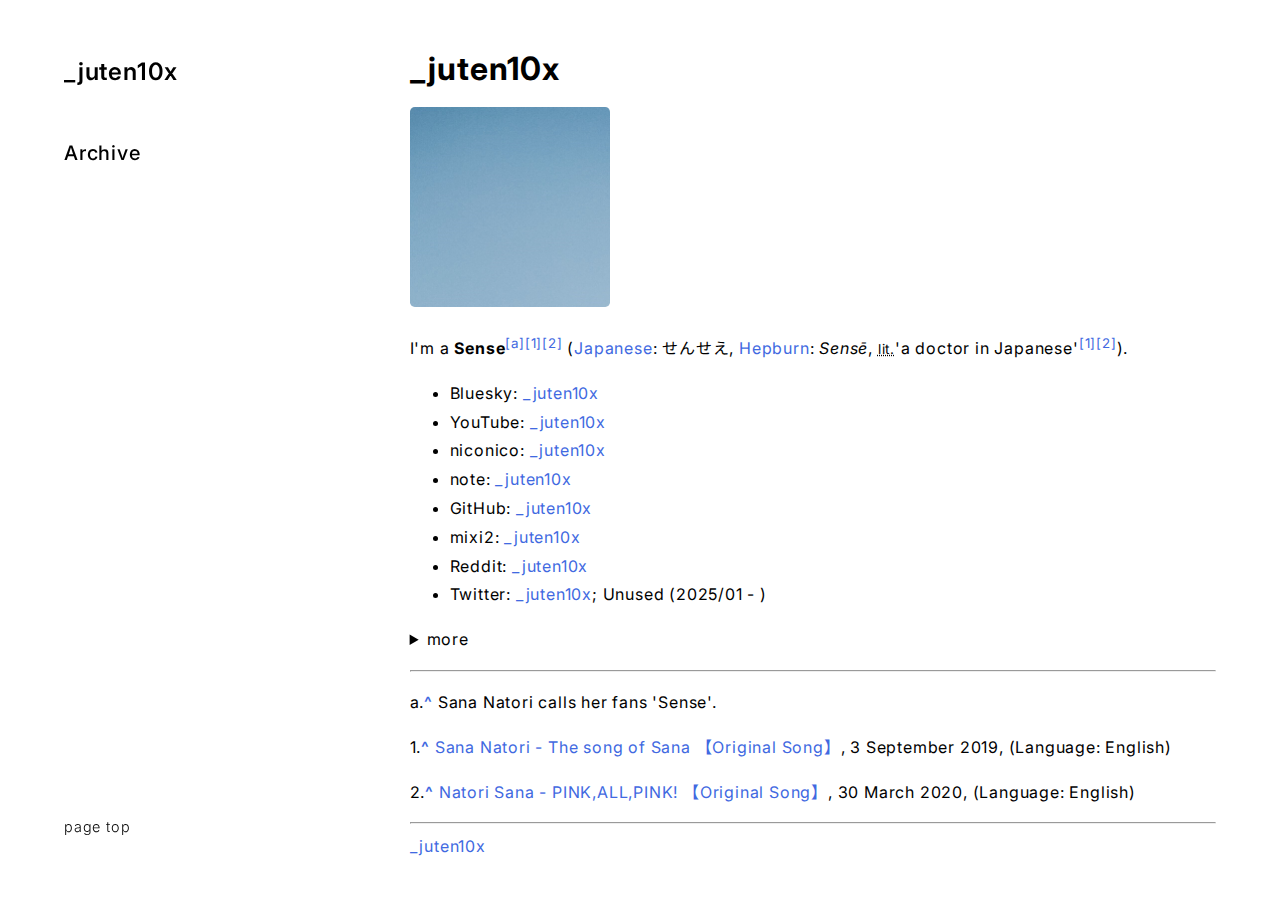
<file: index.html>
<!DOCTYPE html>
<html lang="ja">
<head>
<meta charset="UTF-8">
<meta name="viewport" content="width=device-width, initial-scale=1">
<meta name="author" content="_juten10x">
<link rel="icon" href="./assets/favicon.ico">
<link rel="stylesheet" href="./assets/style.css">
<title>_juten10x</title>
</head>
<body>

<div id="menu">
  <div id="menu_t">
    <a class="mya" href="https://ujuten10x.github.io">_juten10x</a>
  </div>

  <div id="menu_m">
    <a class="mya" href="https://ujuten10x.github.io/archive">Archive</a><br>
  </div>
</div>
<div id="menu2">
  <a class="mya" href="#">page top</a>

  <br>
  <nav class="breadcrumbs">
    &nbsp;
  </nav>
</div>

<header id="menu_forPhone">
  <input type="checkbox" class="i-btn" id="i-btn">
  <label class="label-b" for="i-btn"></label>
  <span class="btn" id="btn">
  <span></span>
  <span></span>
  </span>

  <div id="forPhone_ju"><a class="mya" href="https://ujuten10x.github.io">_juten10x</a></div>

  <ul id="menu_list">
    <li><a class="mya" href="https://ujuten10x.github.io/archive">Archive</a></li>
  </ul>

  <span id="menu_board"></span>
</header>

<div id="main">
<h1 id="article_title"><a class="mya" href="">_juten10x</a></h1>

<img src="./assets/ujuten10x.jpg" width="200px" alt="快晴の空">

<p>
I'm a <strong>Sense</strong><sup><a id="_note1" href="#note1">[a]</a><a id="_ref1" href="#ref1">[1]</a><a id="_ref2" href="#ref2">[2]</a></sup> (<a href="https://en.wikipedia.org/wiki/?curid=15606">Japanese</a>: せんせえ, <a href="https://en.wikipedia.org/wiki/?curid=36865">Hepburn</a>: <span title="Hepburn transliteration"><i lang="ja-Latn">Sensē</i></span>, <abbr style="font-size: 85%" title="literal translation">lit.</abbr>'a doctor in Japanese'<sup><a id="_ref1" href="#ref1">[1]</a><a id="_ref2" href="#ref2">[2]</a></sup>).
</p>

<ul>
  <li>Bluesky: <a href="https://bsky.app/profile/ujuten10x.github.io">_juten10x</a></li>
  <li>YouTube: <a href="https://www.youtube.com/@ujuten10x">_juten10x</a></li>
  <li>niconico: <a href="https://www.nicovideo.jp/user/138282170">_juten10x</a></li>
  <li>note: <a href="https://note.com/_juten10x">_juten10x</a></li>
  <li>GitHub: <a href="https://github.com/ujuten10x">_juten10x</a></li>
  <li>mixi2: <a href="https://mixi.social/@ujuten10x">_juten10x</a></li>
  <li>Reddit: <a href="https://www.reddit.com/user/_juten10x/">_juten10x</a></li>
  <li>Twitter: <a href="https://twitter.com/_juten10x">_juten10x</a>; Unused (2025/01 - )</li>
</ul>

<details>
<summary>more</summary>

<ul>
  <li>as a juten10x: <a href="https://juten10x.github.io/">juten10x.github.io</a></li>
</ul>
</details>

<hr>

<p>
a.<b><a id="note1" href="#_note1">^&nbsp;</a></b>Sana Natori calls her fans 'Sense'.
</p>

<p>
1.<b><a id="ref1" href="#_ref1">^&nbsp;</a></b><a href="https://www.youtube.com/watch?v=UADoH5n1RLM">Sana Natori - The song of Sana 【Original Song】</a>, 3 September 2019, (Language: English)
</p>

<p>
2.<b><a id="ref2" href="#_ref2">^&nbsp;</a></b><a href="https://www.youtube.com/watch?v=DHirTqvmpM4">Natori Sana - PINK,ALL,PINK! 【Original Song】</a>, 30 March 2020, (Language: English)
</p>

<hr>

<span><a href="https://ujuten10x.github.io/">_juten10x</a></span>
</div>

</script>
</body>
</html>
</file>
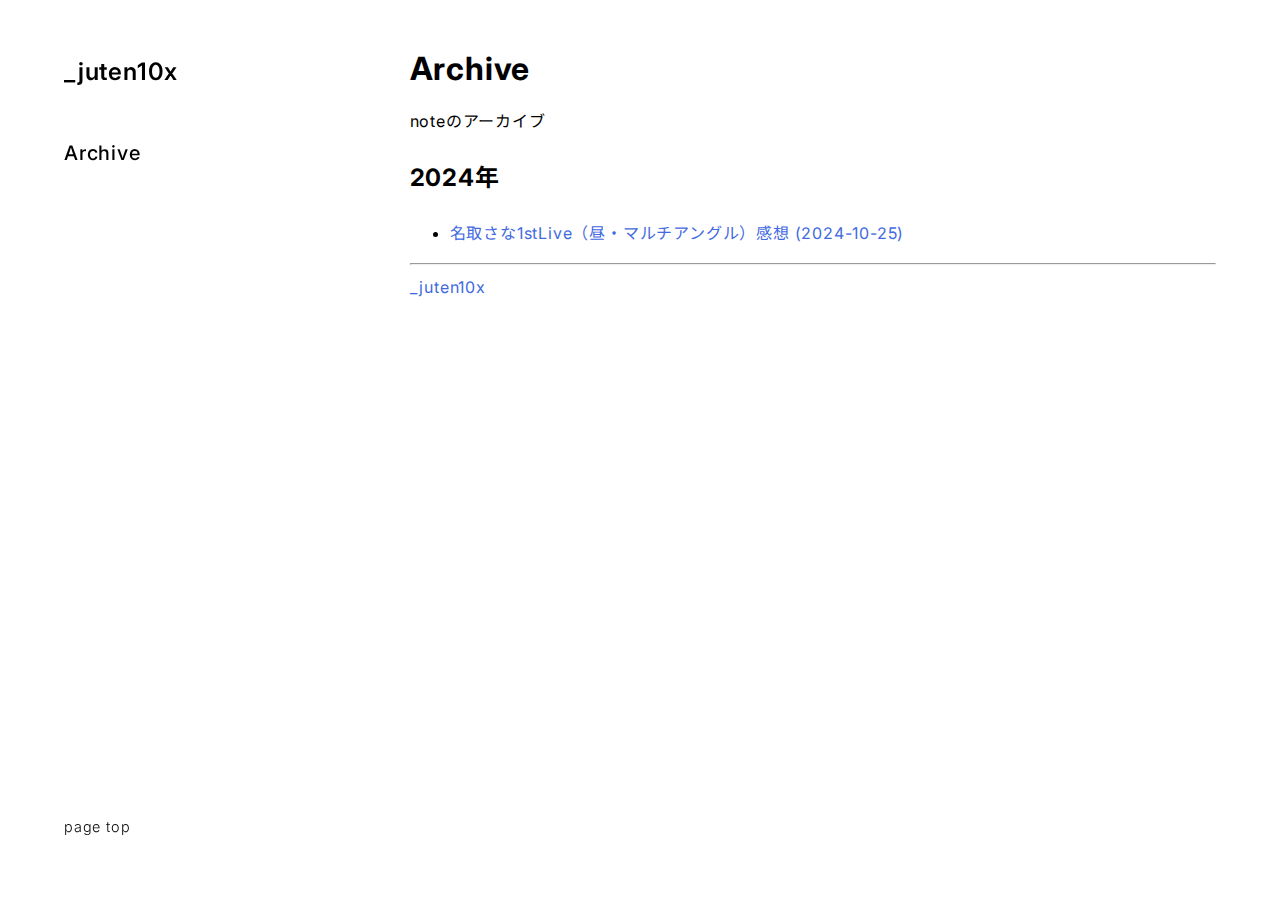
<file: archive/index.html>
<!DOCTYPE html>
<html lang="ja">
<head>
<meta charset="UTF-8">
<meta name="viewport" content="width=device-width, initial-scale=1">
<meta name="author" content="_juten10x">
<link rel="icon" href="../assets/favicon.ico">
<link rel="stylesheet" href="../assets/style.css">
<title>Archive | _juten10x</title>
</head>
<body>

<div id="menu">
  <div id="menu_t">
    <a class="mya" href="https://ujuten10x.github.io">_juten10x</a>
  </div>

  <div id="menu_m">
    <a class="mya" href="https://ujuten10x.github.io/archive">Archive</a><br>
  </div>
</div>
<div id="menu2">
  <a class="mya" href="#">page top</a>

  <br>
  <nav class="breadcrumbs">
    &nbsp;
  </nav>
</div>

<header id="menu_forPhone">
  <input type="checkbox" class="i-btn" id="i-btn">
  <label class="label-b" for="i-btn"></label>
  <span class="btn" id="btn">
  <span></span>
  <span></span>
  </span>

  <div id="forPhone_ju"><a class="mya" href="https://ujuten10x.github.io">_juten10x</a></div>

  <ul id="menu_list">
    <li><a class="mya" href="https://ujuten10x.github.io/archive">Archive</a></li>
  </ul>

  <span id="menu_board"></span>
</header>

<div id="main">
<h1 id="article_title"><a class="mya" href="">Archive</a></h1>

<p>
noteのアーカイブ
</p>

<h2><a id="1" class="mya" href="#1">2024年</a></h2>

<ul>
  <li><a href="./2024-10-25_1stlive.html">名取さな1stLive（昼・マルチアングル）感想 (2024-10-25)</a></li>
</ul>

<hr>

<span><a href="https://ujuten10x.github.io/">_juten10x</a></span>
</div>

</script>
</body>
</html>
</file>
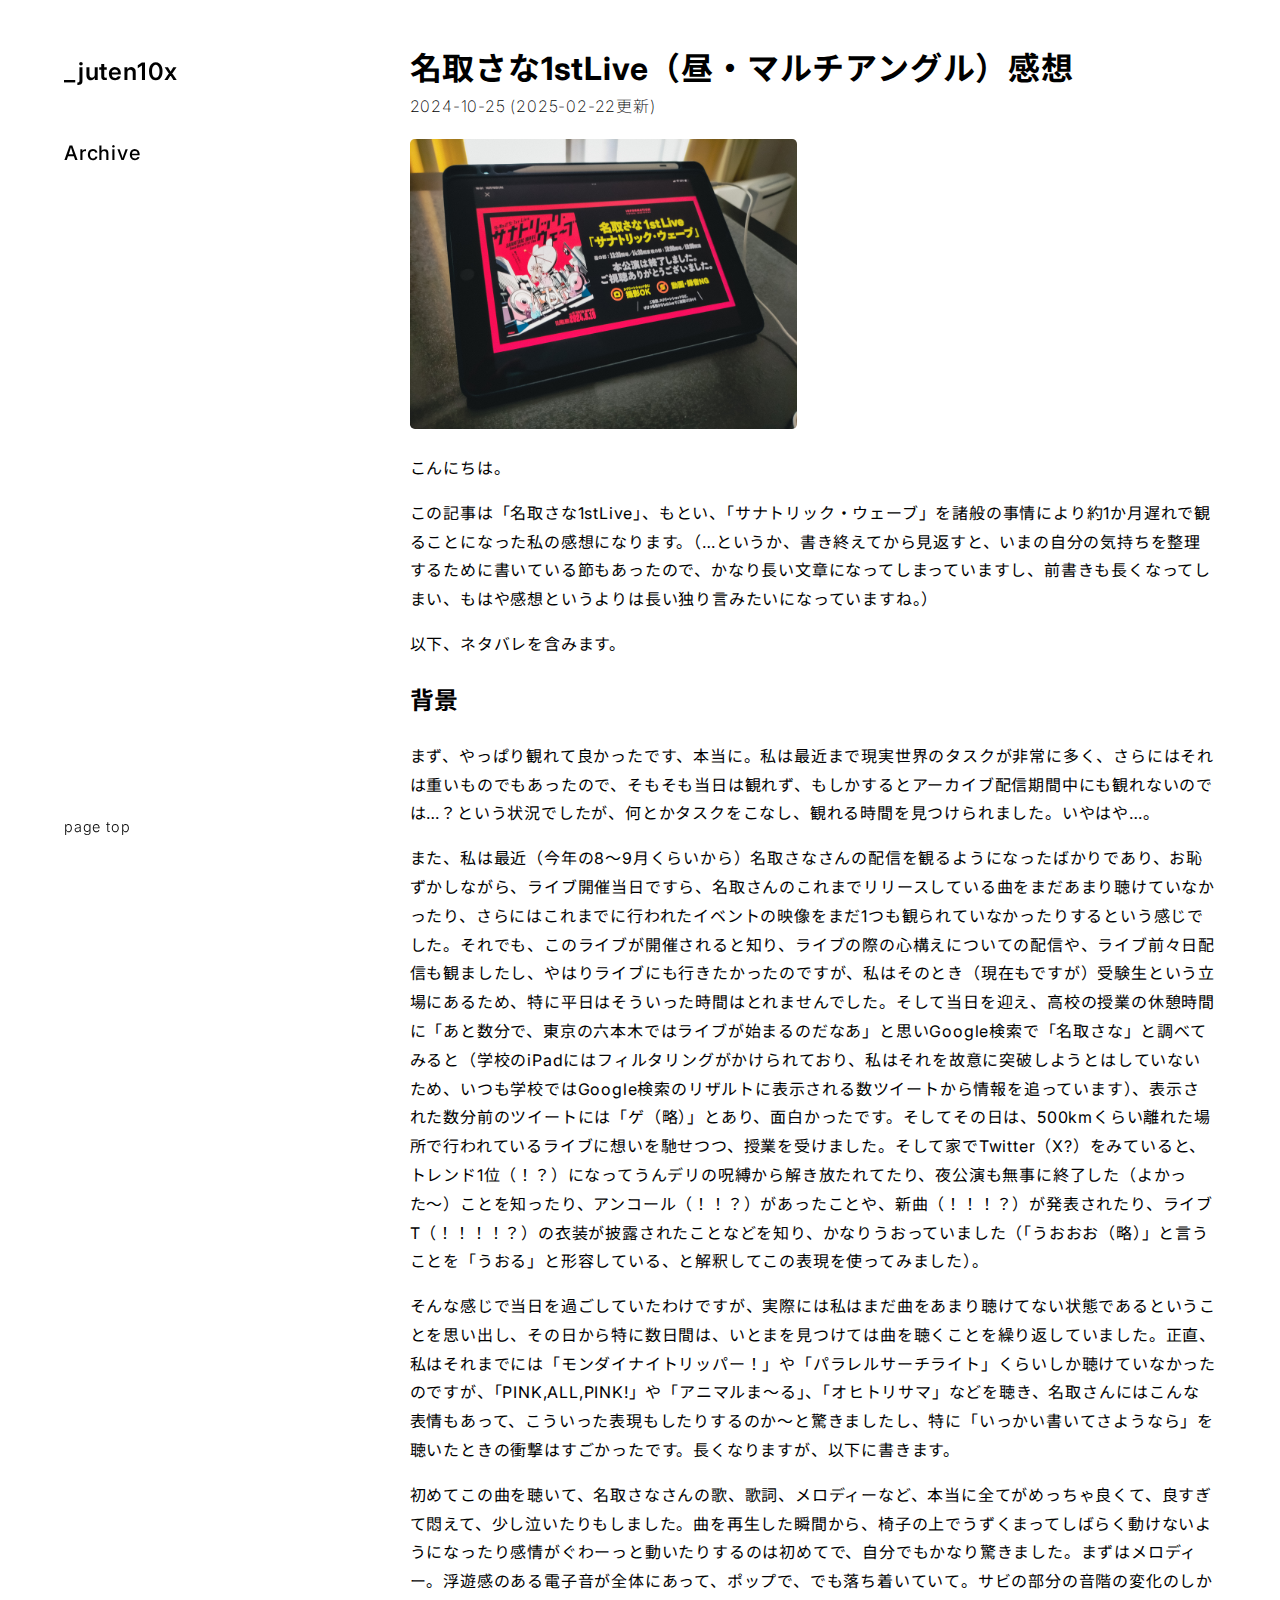
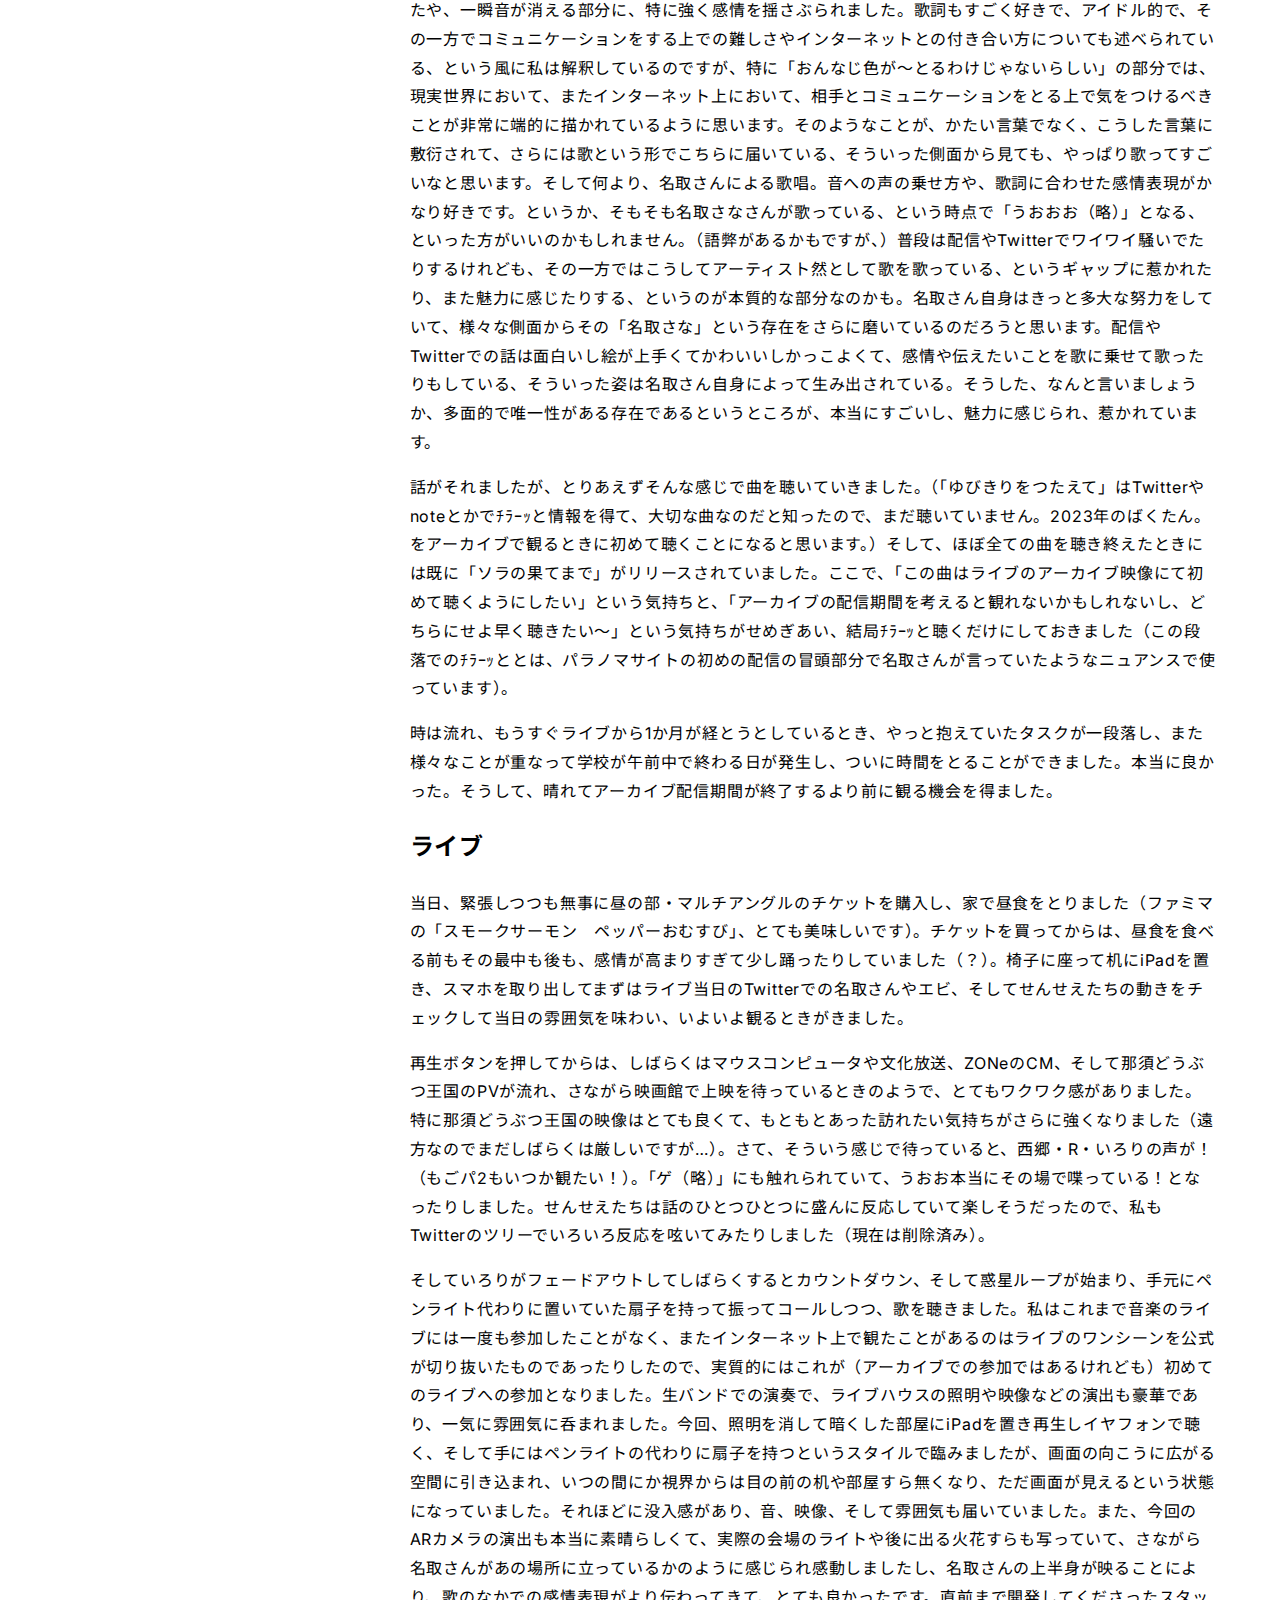
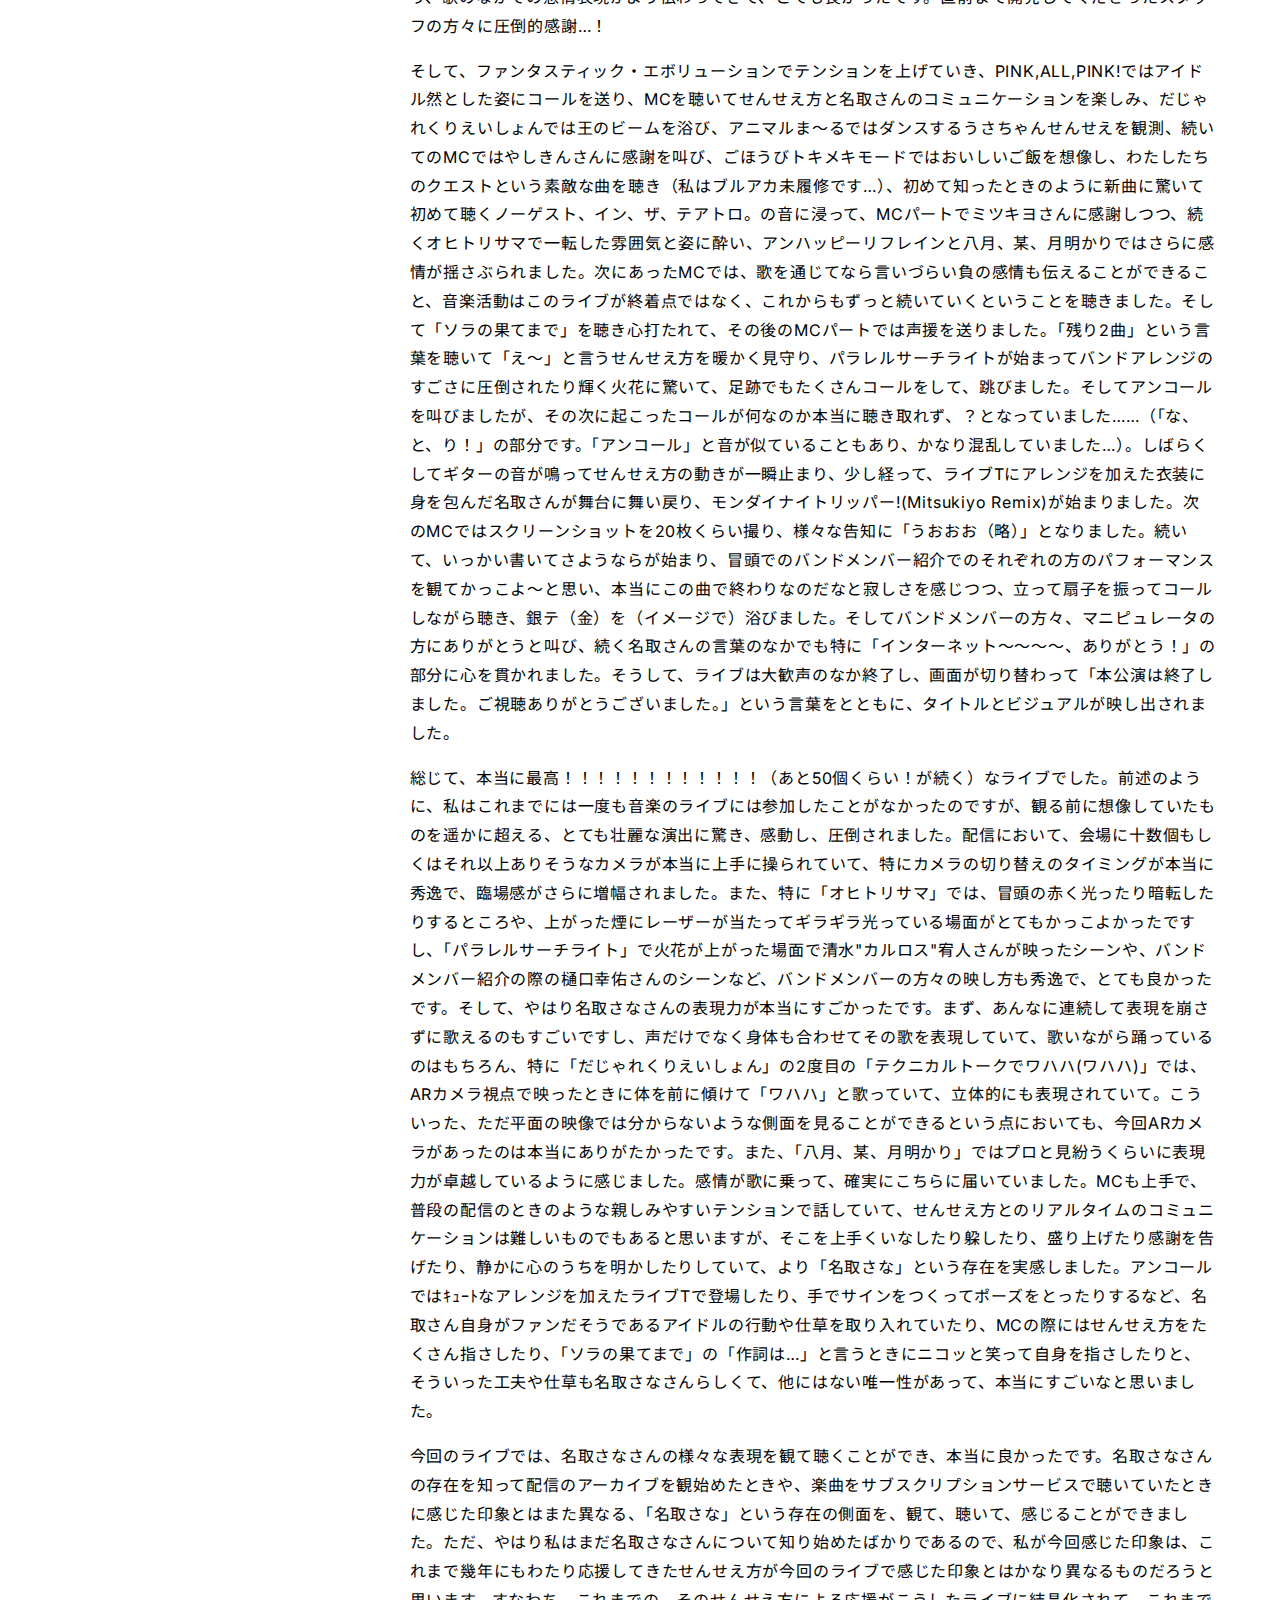
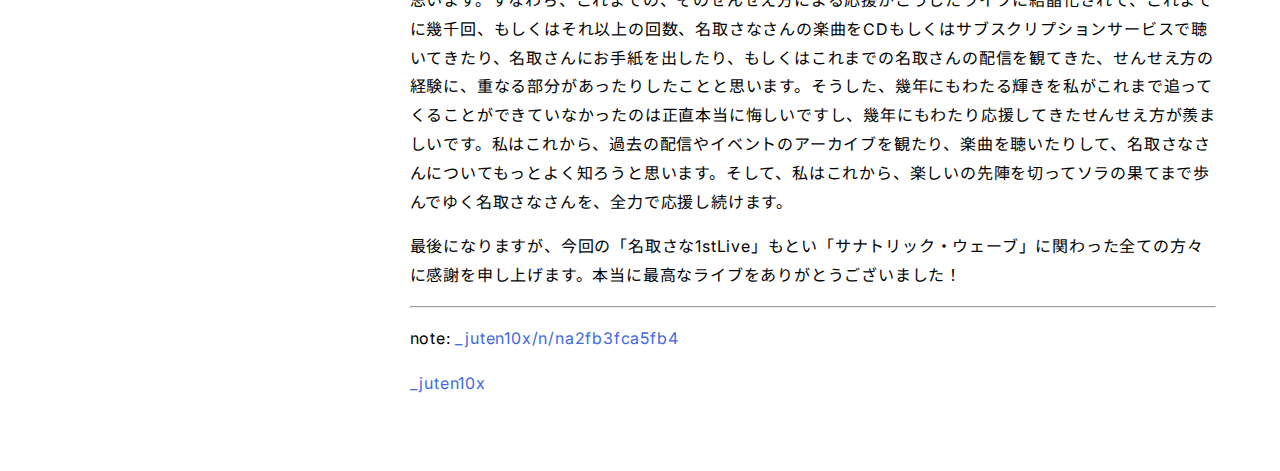
<file: archive/2024-10-25_1stlive.html>
<!DOCTYPE html>
<html lang="ja">
<head>
<meta charset="UTF-8">
<meta name="viewport" content="width=device-width, initial-scale=1">
<meta name="author" content="_juten10x">
<link rel="icon" href="../assets/favicon.ico">
<link rel="stylesheet" href="../assets/style.css">
<title>名取さな1stLive（昼・マルチアングル）感想 | _juten10x</title>
</head>
<body>

<div id="menu">
  <div id="menu_t">
    <a class="mya" href="https://ujuten10x.github.io">_juten10x</a>
  </div>

  <div id="menu_m">
    <a class="mya" href="https://ujuten10x.github.io/archive">Archive</a><br>
  </div>
</div>
<div id="menu2">
  <a class="mya" href="#">page top</a>

  <br>
  <nav class="breadcrumbs">
    &nbsp;
  </nav>
</div>

<header id="menu_forPhone">
  <input type="checkbox" class="i-btn" id="i-btn">
  <label class="label-b" for="i-btn"></label>
  <span class="btn" id="btn">
  <span></span>
  <span></span>
  </span>

  <div id="forPhone_ju"><a class="mya" href="https://ujuten10x.github.io">_juten10x</a></div>

  <ul id="menu_list">
    <li><a class="mya" href="https://ujuten10x.github.io/archive">Archive</a></li>
  </ul>

  <span id="menu_board"></span>
</header>

<div id="main">
<h1 id="article_title"><a class="mya" href="">名取さな1stLive（昼・マルチアングル）感想</a><br><span id="article_date"><time datetime="2024-10-25">2024-10-25</time>&nbsp;(<time datetime="2025-02-22">2025-02-22</time>更新)</span></h1>

<img class="image3" src="./images/1stlive_iPad.jpg" alt="「名取さな1stLive「サナトリック・ウェーブ」」というタイトルがキービジュアルとともに画面に映っているiPadが机の上に置かれており、イヤフォンのコードが手前に伸びている。">

<p>
こんにちは。
</p>

<p>
この記事は「名取さな1stLive」、もとい、「サナトリック・ウェーブ」を諸般の事情により約1か月遅れで観ることになった私の感想になります。（…というか、書き終えてから見返すと、いまの自分の気持ちを整理するために書いている節もあったので、かなり長い文章になってしまっていますし、前書きも長くなってしまい、もはや感想というよりは長い独り言みたいになっていますね。）
</p>

<p>
以下、ネタバレを含みます。
</p>

<h2><a id="1" class="mya" href="#1">背景</a></h2>

<p>
まず、やっぱり観れて良かったです、本当に。私は最近まで現実世界のタスクが非常に多く、さらにはそれは重いものでもあったので、そもそも当日は観れず、もしかするとアーカイブ配信期間中にも観れないのでは…？という状況でしたが、何とかタスクをこなし、観れる時間を見つけられました。いやはや…。
</p>

<p>
また、私は最近（今年の8〜9月くらいから）名取さなさんの配信を観るようになったばかりであり、お恥ずかしながら、ライブ開催当日ですら、名取さんのこれまでリリースしている曲をまだあまり聴けていなかったり、さらにはこれまでに行われたイベントの映像をまだ1つも観られていなかったりするという感じでした。それでも、このライブが開催されると知り、ライブの際の心構えについての配信や、ライブ前々日配信も観ましたし、やはりライブにも行きたかったのですが、私はそのとき（現在もですが）受験生という立場にあるため、特に平日はそういった時間はとれませんでした。そして当日を迎え、高校の授業の休憩時間に「あと数分で、東京の六本木ではライブが始まるのだなあ」と思いGoogle検索で「名取さな」と調べてみると（学校のiPadにはフィルタリングがかけられており、私はそれを故意に突破しようとはしていないため、いつも学校ではGoogle検索のリザルトに表示される数ツイートから情報を追っています）、表示された数分前のツイートには「ゲ（略）」とあり、面白かったです。そしてその日は、500kmくらい離れた場所で行われているライブに想いを馳せつつ、授業を受けました。そして家でTwitter（X?）をみていると、トレンド1位（！？）になってうんデリの呪縛から解き放たれてたり、夜公演も無事に終了した（よかった〜）ことを知ったり、アンコール（！！？）があったことや、新曲（！！！？）が発表されたり、ライブT（！！！！？）の衣装が披露されたことなどを知り、かなりうおっていました（「うおおお（略）」と言うことを「うおる」と形容している、と解釈してこの表現を使ってみました）。
</p>

<p>
そんな感じで当日を過ごしていたわけですが、実際には私はまだ曲をあまり聴けてない状態であるということを思い出し、その日から特に数日間は、いとまを見つけては曲を聴くことを繰り返していました。正直、私はそれまでには「モンダイナイトリッパー！」や「パラレルサーチライト」くらいしか聴けていなかったのですが、「PINK,ALL,PINK!」や「アニマルま〜る」、「オヒトリサマ」などを聴き、名取さんにはこんな表情もあって、こういった表現もしたりするのか〜と驚きましたし、特に「いっかい書いてさようなら」を聴いたときの衝撃はすごかったです。長くなりますが、以下に書きます。
</p>

<p>
初めてこの曲を聴いて、名取さなさんの歌、歌詞、メロディーなど、本当に全てがめっちゃ良くて、良すぎて悶えて、少し泣いたりもしました。曲を再生した瞬間から、椅子の上でうずくまってしばらく動けないようになったり感情がぐわーっと動いたりするのは初めてで、自分でもかなり驚きました。まずはメロディー。浮遊感のある電子音が全体にあって、ポップで、でも落ち着いていて。サビの部分の音階の変化のしかたや、一瞬音が消える部分に、特に強く感情を揺さぶられました。歌詞もすごく好きで、アイドル的で、その一方でコミュニケーションをする上での難しさやインターネットとの付き合い方についても述べられている、という風に私は解釈しているのですが、特に「おんなじ色が〜とるわけじゃないらしい」の部分では、現実世界において、またインターネット上において、相手とコミュニケーションをとる上で気をつけるべきことが非常に端的に描かれているように思います。そのようなことが、かたい言葉でなく、こうした言葉に敷衍されて、さらには歌という形でこちらに届いている、そういった側面から見ても、やっぱり歌ってすごいなと思います。そして何より、名取さんによる歌唱。音への声の乗せ方や、歌詞に合わせた感情表現がかなり好きです。というか、そもそも名取さなさんが歌っている、という時点で「うおおお（略）」となる、といった方がいいのかもしれません。（語弊があるかもですが、）普段は配信やTwitterでワイワイ騒いでたりするけれども、その一方ではこうしてアーティスト然として歌を歌っている、というギャップに惹かれたり、また魅力に感じたりする、というのが本質的な部分なのかも。名取さん自身はきっと多大な努力をしていて、様々な側面からその「名取さな」という存在をさらに磨いているのだろうと思います。配信やTwitterでの話は面白いし絵が上手くてかわいいしかっこよくて、感情や伝えたいことを歌に乗せて歌ったりもしている、そういった姿は名取さん自身によって生み出されている。そうした、なんと言いましょうか、多面的で唯一性がある存在であるというところが、本当にすごいし、魅力に感じられ、惹かれています。
</p>

<p>
話がそれましたが、とりあえずそんな感じで曲を聴いていきました。（「ゆびきりをつたえて」はTwitterやnoteとかでﾁﾗｰｯと情報を得て、大切な曲なのだと知ったので、まだ聴いていません。2023年のばくたん。をアーカイブで観るときに初めて聴くことになると思います。）そして、ほぼ全ての曲を聴き終えたときには既に「ソラの果てまで」がリリースされていました。ここで、「この曲はライブのアーカイブ映像にて初めて聴くようにしたい」という気持ちと、「アーカイブの配信期間を考えると観れないかもしれないし、どちらにせよ早く聴きたい〜」という気持ちがせめぎあい、結局ﾁﾗｰｯと聴くだけにしておきました（この段落でのﾁﾗｰｯととは、パラノマサイトの初めの配信の冒頭部分で名取さんが言っていたようなニュアンスで使っています）。
</p>

<p>
時は流れ、もうすぐライブから1か月が経とうとしているとき、やっと抱えていたタスクが一段落し、また様々なことが重なって学校が午前中で終わる日が発生し、ついに時間をとることができました。本当に良かった。そうして、晴れてアーカイブ配信期間が終了するより前に観る機会を得ました。
</p>

<h2><a id="2" class="mya" href="2">ライブ</a></h2>

<p>
当日、緊張しつつも無事に昼の部・マルチアングルのチケットを購入し、家で昼食をとりました（ファミマの「スモークサーモン　ペッパーおむすび」、とても美味しいです）。チケットを買ってからは、昼食を食べる前もその最中も後も、感情が高まりすぎて少し踊ったりしていました（？）。椅子に座って机にiPadを置き、スマホを取り出してまずはライブ当日のTwitterでの名取さんやエビ、そしてせんせえたちの動きをチェックして当日の雰囲気を味わい、いよいよ観るときがきました。
</p>

<p>
再生ボタンを押してからは、しばらくはマウスコンピュータや文化放送、ZONeのCM、そして那須どうぶつ王国のPVが流れ、さながら映画館で上映を待っているときのようで、とてもワクワク感がありました。特に那須どうぶつ王国の映像はとても良くて、もともとあった訪れたい気持ちがさらに強くなりました（遠方なのでまだしばらくは厳しいですが…）。さて、そういう感じで待っていると、西郷・R・いろりの声が！（もごパ2もいつか観たい！）。「ゲ（略）」にも触れられていて、うおお本当にその場で喋っている！となったりしました。せんせえたちは話のひとつひとつに盛んに反応していて楽しそうだったので、私もTwitterのツリーでいろいろ反応を呟いてみたりしました（現在は削除済み）。
</p>

<p>
そしていろりがフェードアウトしてしばらくするとカウントダウン、そして惑星ループが始まり、手元にペンライト代わりに置いていた扇子を持って振ってコールしつつ、歌を聴きました。私はこれまで音楽のライブには一度も参加したことがなく、またインターネット上で観たことがあるのはライブのワンシーンを公式が切り抜いたものであったりしたので、実質的にはこれが（アーカイブでの参加ではあるけれども）初めてのライブへの参加となりました。生バンドでの演奏で、ライブハウスの照明や映像などの演出も豪華であり、一気に雰囲気に呑まれました。今回、照明を消して暗くした部屋にiPadを置き再生しイヤフォンで聴く、そして手にはペンライトの代わりに扇子を持つというスタイルで臨みましたが、画面の向こうに広がる空間に引き込まれ、いつの間にか視界からは目の前の机や部屋すら無くなり、ただ画面が見えるという状態になっていました。それほどに没入感があり、音、映像、そして雰囲気も届いていました。また、今回のARカメラの演出も本当に素晴らしくて、実際の会場のライトや後に出る火花すらも写っていて、さながら名取さんがあの場所に立っているかのように感じられ感動しましたし、名取さんの上半身が映ることにより、歌のなかでの感情表現がより伝わってきて、とても良かったです。直前まで開発してくださったスタッフの方々に圧倒的感謝…！
</p>

<p>
そして、ファンタスティック・エボリューションでテンションを上げていき、PINK,ALL,PINK!ではアイドル然とした姿にコールを送り、MCを聴いてせんせえ方と名取さんのコミュニケーションを楽しみ、だじゃれくりえいしょんでは王のビームを浴び、アニマルま〜るではダンスするうさちゃんせんせえを観測、続いてのMCではやしきんさんに感謝を叫び、ごほうびトキメキモードではおいしいご飯を想像し、わたしたちのクエストという素敵な曲を聴き（私はブルアカ未履修です…）、初めて知ったときのように新曲に驚いて初めて聴くノーゲスト、イン、ザ、テアトロ。の音に浸って、MCパートでミツキヨさんに感謝しつつ、続くオヒトリサマで一転した雰囲気と姿に酔い、アンハッピーリフレインと八月、某、月明かりではさらに感情が揺さぶられました。次にあったMCでは、歌を通じてなら言いづらい負の感情も伝えることができること、音楽活動はこのライブが終着点ではなく、これからもずっと続いていくということを聴きました。そして「ソラの果てまで」を聴き心打たれて、その後のMCパートでは声援を送りました。「残り2曲」という言葉を聴いて「え〜」と言うせんせえ方を暖かく見守り、パラレルサーチライトが始まってバンドアレンジのすごさに圧倒されたり輝く火花に驚いて、足跡でもたくさんコールをして、跳びました。そしてアンコールを叫びましたが、その次に起こったコールが何なのか本当に聴き取れず、？となっていました……（「な、と、り！」の部分です。「アンコール」と音が似ていることもあり、かなり混乱していました…）。しばらくしてギターの音が鳴ってせんせえ方の動きが一瞬止まり、少し経って、ライブTにアレンジを加えた衣装に身を包んだ名取さんが舞台に舞い戻り、モンダイナイトリッパー!(Mitsukiyo Remix)が始まりました。次のMCではスクリーンショットを20枚くらい撮り、様々な告知に「うおおお（略）」となりました。続いて、いっかい書いてさようならが始まり、冒頭でのバンドメンバー紹介でのそれぞれの方のパフォーマンスを観てかっこよ〜と思い、本当にこの曲で終わりなのだなと寂しさを感じつつ、立って扇子を振ってコールしながら聴き、銀テ（金）を（イメージで）浴びました。そしてバンドメンバーの方々、マニピュレータの方にありがとうと叫び、続く名取さんの言葉のなかでも特に「インターネット〜〜〜〜、ありがとう！」の部分に心を貫かれました。そうして、ライブは大歓声のなか終了し、画面が切り替わって「本公演は終了しました。ご視聴ありがとうございました。」という言葉をとともに、タイトルとビジュアルが映し出されました。
</p>

<p>
総じて、本当に最高！！！！！！！！！！！！（あと50個くらい！が続く）なライブでした。前述のように、私はこれまでには一度も音楽のライブには参加したことがなかったのですが、観る前に想像していたものを遥かに超える、とても壮麗な演出に驚き、感動し、圧倒されました。配信において、会場に十数個もしくはそれ以上ありそうなカメラが本当に上手に操られていて、特にカメラの切り替えのタイミングが本当に秀逸で、臨場感がさらに増幅されました。また、特に「オヒトリサマ」では、冒頭の赤く光ったり暗転したりするところや、上がった煙にレーザーが当たってギラギラ光っている場面がとてもかっこよかったですし、「パラレルサーチライト」で火花が上がった場面で清水"カルロス"宥人さんが映ったシーンや、バンドメンバー紹介の際の樋口幸佑さんのシーンなど、バンドメンバーの方々の映し方も秀逸で、とても良かったです。そして、やはり名取さなさんの表現力が本当にすごかったです。まず、あんなに連続して表現を崩さずに歌えるのもすごいですし、声だけでなく身体も合わせてその歌を表現していて、歌いながら踊っているのはもちろん、特に「だじゃれくりえいしょん」の2度目の「テクニカルトークでワハハ(ワハハ)」では、ARカメラ視点で映ったときに体を前に傾けて「ワハハ」と歌っていて、立体的にも表現されていて。こういった、ただ平面の映像では分からないような側面を見ることができるという点においても、今回ARカメラがあったのは本当にありがたかったです。また、「八月、某、月明かり」ではプロと見紛うくらいに表現力が卓越しているように感じました。感情が歌に乗って、確実にこちらに届いていました。MCも上手で、普段の配信のときのような親しみやすいテンションで話していて、せんせえ方とのリアルタイムのコミュニケーションは難しいものでもあると思いますが、そこを上手くいなしたり躱したり、盛り上げたり感謝を告げたり、静かに心のうちを明かしたりしていて、より「名取さな」という存在を実感しました。アンコールではｷｭｰﾄなアレンジを加えたライブTで登場したり、手でサインをつくってポーズをとったりするなど、名取さん自身がファンだそうであるアイドルの行動や仕草を取り入れていたり、MCの際にはせんせえ方をたくさん指さしたり、「ソラの果てまで」の「作詞は…」と言うときにニコッと笑って自身を指さしたりと、そういった工夫や仕草も名取さなさんらしくて、他にはない唯一性があって、本当にすごいなと思いました。
</p>

<p>
今回のライブでは、名取さなさんの様々な表現を観て聴くことができ、本当に良かったです。名取さなさんの存在を知って配信のアーカイブを観始めたときや、楽曲をサブスクリプションサービスで聴いていたときに感じた印象とはまた異なる、「名取さな」という存在の側面を、観て、聴いて、感じることができました。ただ、やはり私はまだ名取さなさんについて知り始めたばかりであるので、私が今回感じた印象は、これまで幾年にもわたり応援してきたせんせえ方が今回のライブで感じた印象とはかなり異なるものだろうと思います。すなわち、これまでの、そのせんせえ方による応援がこうしたライブに結晶化されて、これまでに幾千回、もしくはそれ以上の回数、名取さなさんの楽曲をCDもしくはサブスクリプションサービスで聴いてきたり、名取さんにお手紙を出したり、もしくはこれまでの名取さんの配信を観てきた、せんせえ方の経験に、重なる部分があったりしたことと思います。そうした、幾年にもわたる輝きを私がこれまで追ってくることができていなかったのは正直本当に悔しいですし、幾年にもわたり応援してきたせんせえ方が羨ましいです。私はこれから、過去の配信やイベントのアーカイブを観たり、楽曲を聴いたりして、名取さなさんについてもっとよく知ろうと思います。そして、私はこれから、楽しいの先陣を切ってソラの果てまで歩んでゆく名取さなさんを、全力で応援し続けます。
</p>

<p>
最後になりますが、今回の「名取さな1stLive」もとい「サナトリック・ウェーブ」に関わった全ての方々に感謝を申し上げます。本当に最高なライブをありがとうございました！
</p>

<hr>

<p>
note: <a href="https://note.com/_juten10x/n/na2fb3fca5fb4">_juten10x/n/na2fb3fca5fb4</a>
</p>

<p>
<a href="https://ujuten10x.github.io/">_juten10x</a>
</p>
</div>

</script>
</body>
</html>
</file>
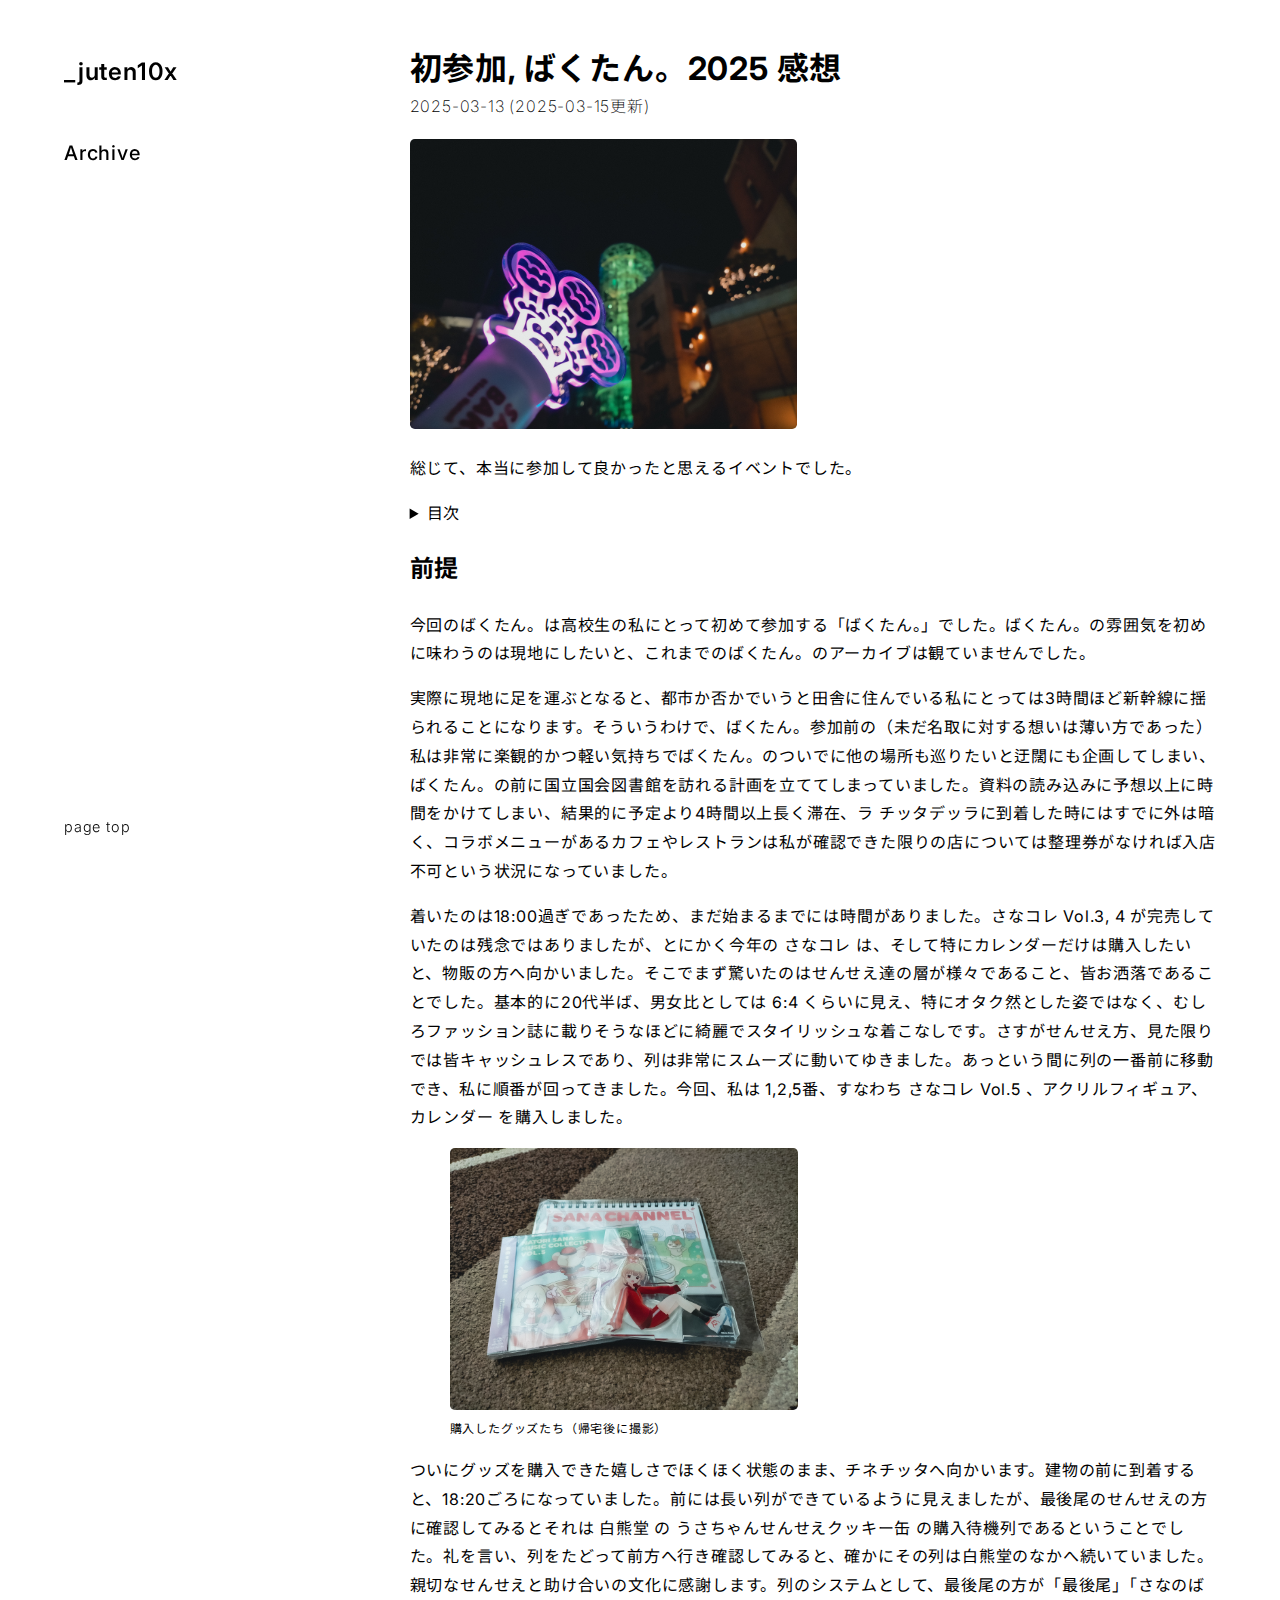
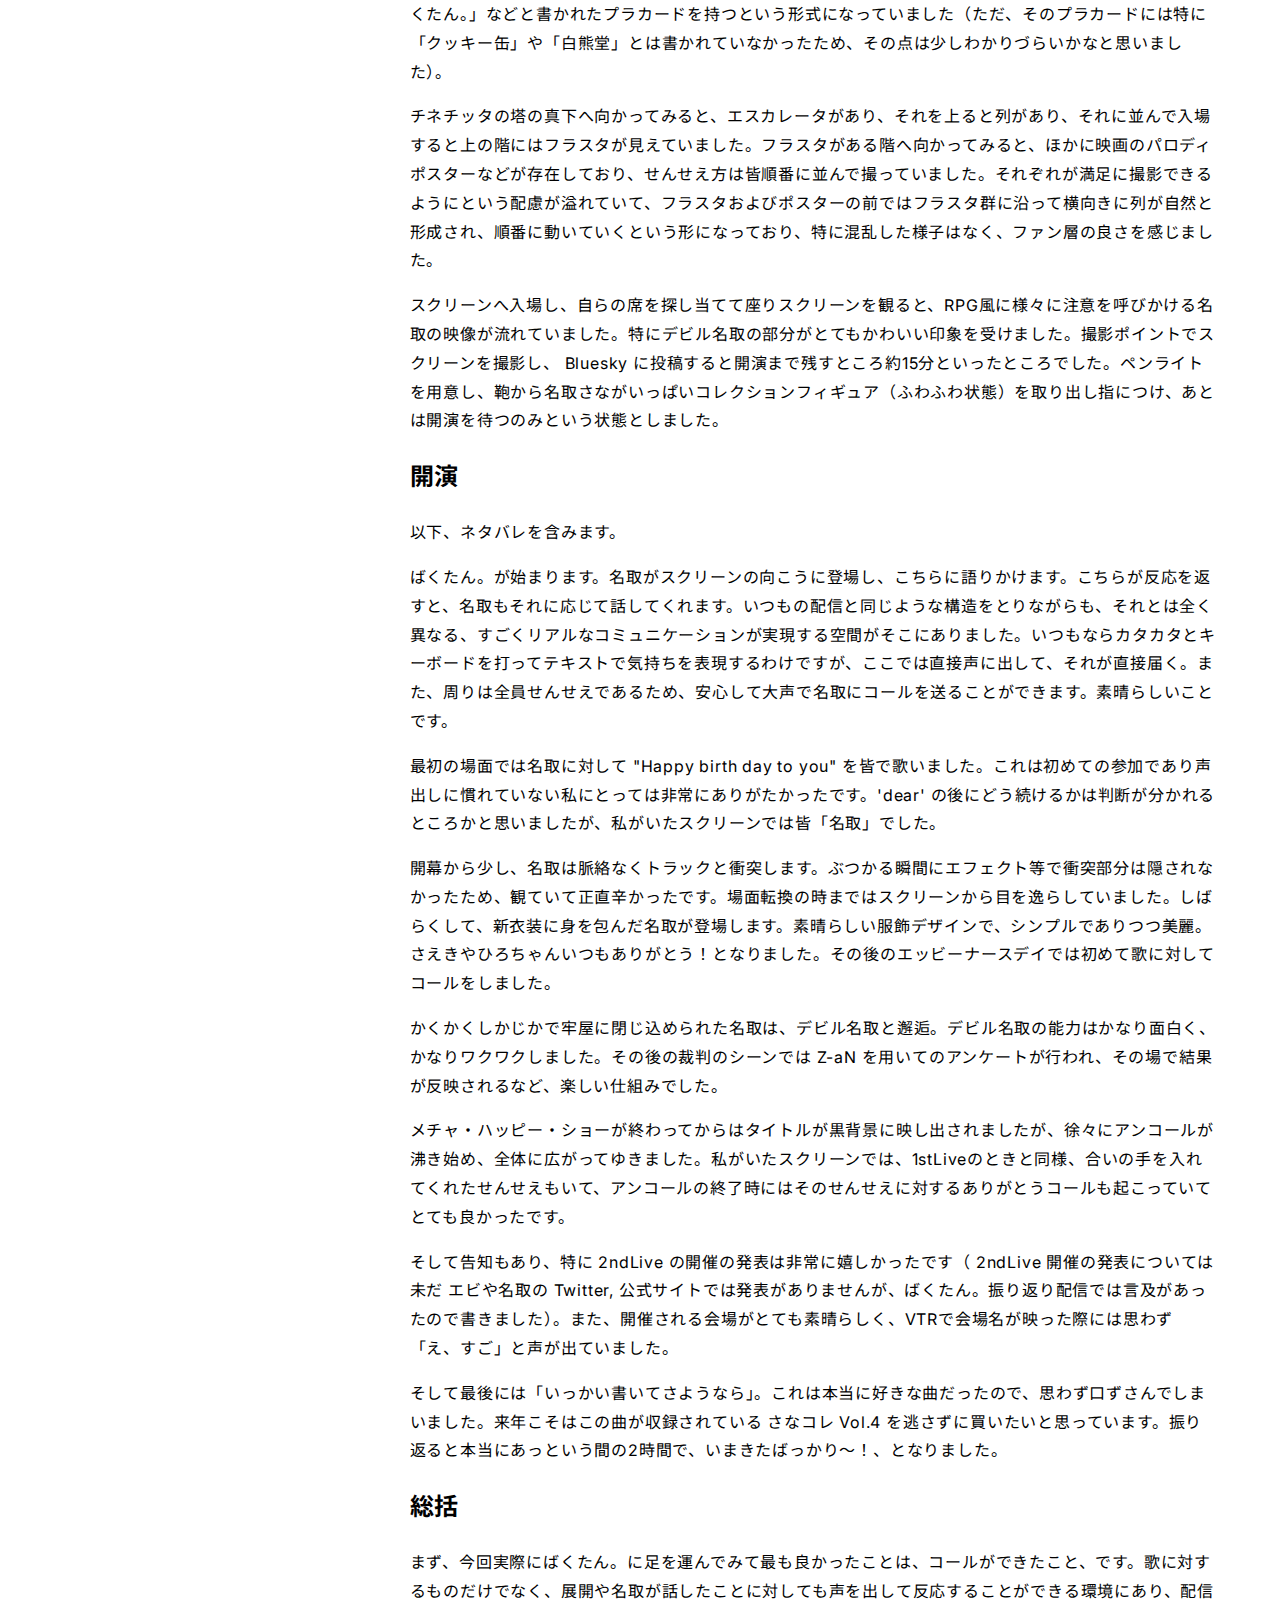
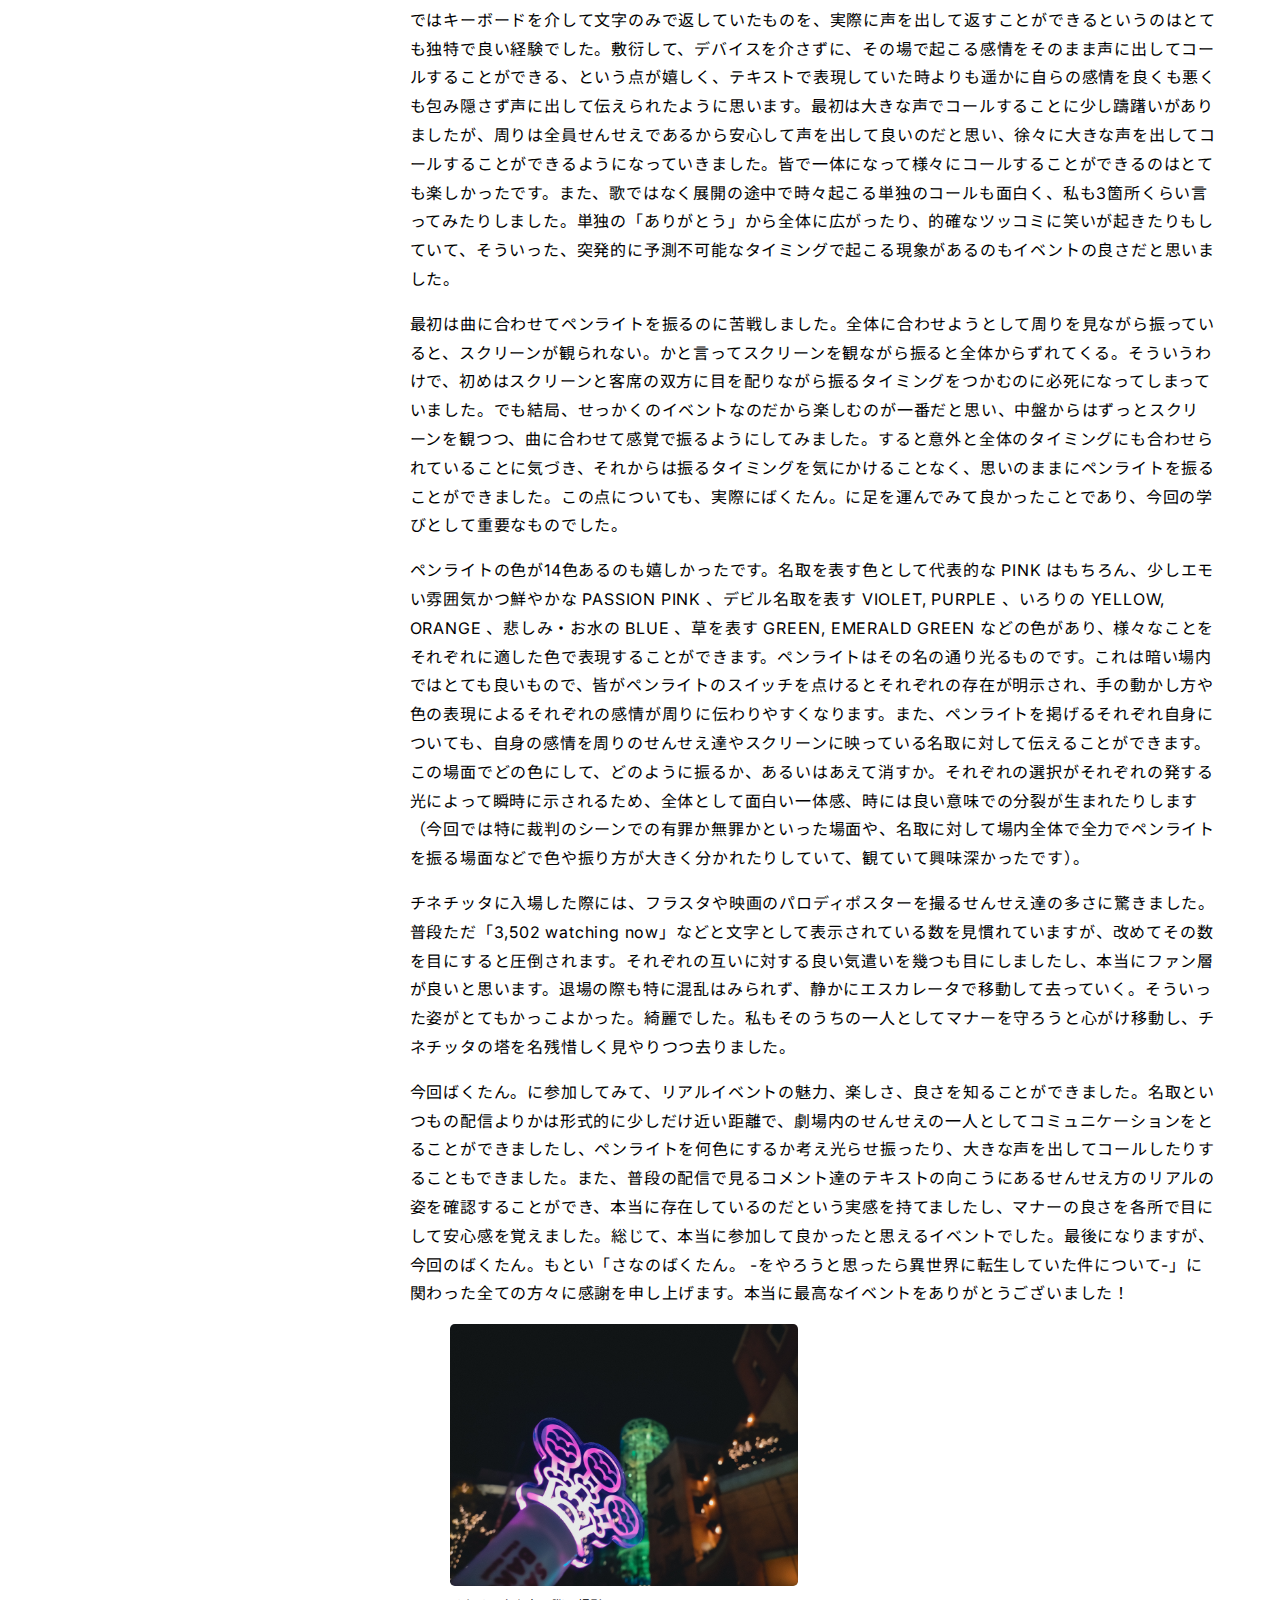
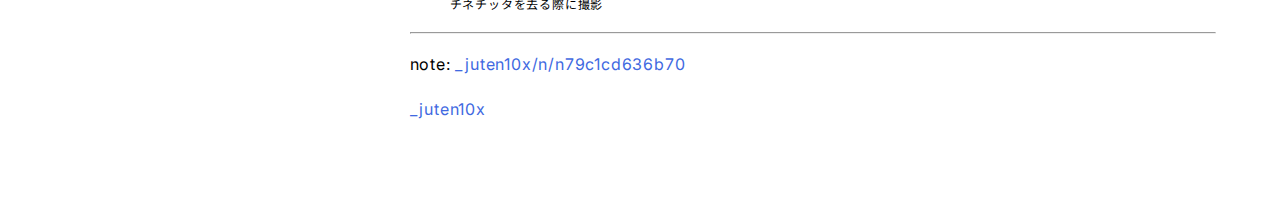
<file: archive/2025-03-13_b.html>
<!DOCTYPE html>
<html lang="ja">
<head>
<meta charset="UTF-8">
<meta name="viewport" content="width=device-width, initial-scale=1">
<meta name="author" content="_juten10x">
<link rel="icon" href="../assets/favicon.ico">
<link rel="stylesheet" href="../assets/style.css">
<title>初参加, ばくたん。2025 感想 | _juten10x</title>
</head>
<body>

<div id="menu">
  <div id="menu_t">
    <a class="mya" href="https://ujuten10x.github.io">_juten10x</a>
  </div>

  <div id="menu_m">
    <a class="mya" href="https://ujuten10x.github.io/archive">Archive</a><br>
  </div>
</div>
<div id="menu2">
  <a class="mya" href="#">page top</a>

  <br>
  <nav class="breadcrumbs">
    &nbsp;
  </nav>
</div>

<header id="menu_forPhone">
  <input type="checkbox" class="i-btn" id="i-btn">
  <label class="label-b" for="i-btn"></label>
  <span class="btn" id="btn">
  <span></span>
  <span></span>
  </span>

  <div id="forPhone_ju"><a class="mya" href="https://ujuten10x.github.io">_juten10x</a></div>

  <ul id="menu_list">
    <li><a class="mya" href="https://ujuten10x.github.io/archive">Archive</a></li>
  </ul>

  <span id="menu_board"></span>
</header>

<div id="main">
<h1 id="article_title"><a class="mya" href="">初参加, ばくたん。2025 感想</a><br><span id="article_date"><time datetime="2025-03-13">2025-03-13</time>&nbsp;(<time datetime="2025-03-15">2025-03-15</time>更新)</span></h1>

<img class="image3" src="./images/bakutan_2025.jpg" alt="緑色に光るチネチッタの塔が遠くに見え、手前にはピンク色に光らせたペンライトが塔の方を向いて映っている。">

<p>
総じて、本当に参加して良かったと思えるイベントでした。
</p>

<details> 
<summary>目次</summary>

<ul>
  <li><a href="#1">前提</a></li>
  <li><a href="#2">開演</a></li>
  <li><a href="#3">総括</a></li>
</ul>
</details>

<h2><a id="1" class="mya" href="#1">前提</a></h2>

<p>
今回のばくたん。は高校生の私にとって初めて参加する「ばくたん。」でした。ばくたん。の雰囲気を初めに味わうのは現地にしたいと、これまでのばくたん。のアーカイブは観ていませんでした。
</p>

<p>
実際に現地に足を運ぶとなると、都市か否かでいうと田舎に住んでいる私にとっては3時間ほど新幹線に揺られることになります。そういうわけで、ばくたん。参加前の（未だ名取に対する想いは薄い方であった）私は非常に楽観的かつ軽い気持ちでばくたん。のついでに他の場所も巡りたいと迂闊にも企画してしまい、ばくたん。の前に国立国会図書館を訪れる計画を立ててしまっていました。資料の読み込みに予想以上に時間をかけてしまい、結果的に予定より4時間以上長く滞在、ラ チッタデッラに到着した時にはすでに外は暗く、コラボメニューがあるカフェやレストランは私が確認できた限りの店については整理券がなければ入店不可という状況になっていました。
</p>

<p>
着いたのは18:00過ぎであったため、まだ始まるまでには時間がありました。さなコレ Vol.3, 4 が完売していたのは残念ではありましたが、とにかく今年の さなコレ は、そして特にカレンダーだけは購入したいと、物販の方へ向かいました。そこでまず驚いたのはせんせえ達の層が様々であること、皆お洒落であることでした。基本的に20代半ば、男女比としては 6:4 くらいに見え、特にオタク然とした姿ではなく、むしろファッション誌に載りそうなほどに綺麗でスタイリッシュな着こなしです。さすがせんせえ方、見た限りでは皆キャッシュレスであり、列は非常にスムーズに動いてゆきました。あっという間に列の一番前に移動でき、私に順番が回ってきました。今回、私は 1,2,5番、すなわち さなコレ Vol.5 、アクリルフィギュア、カレンダー を購入しました。
</p>

<figure>
  <img class="image3" src="./images/bakutan_2025_.jpg" alt="購入した3つのグッズが敷物の上に置かれた状態で映っている。">
  <figcaption>購入したグッズたち（帰宅後に撮影）</figcaption>
</figure>

<p>
ついにグッズを購入できた嬉しさでほくほく状態のまま、チネチッタへ向かいます。建物の前に到着すると、18:20ごろになっていました。前には長い列ができているように見えましたが、最後尾のせんせえの方に確認してみるとそれは 白熊堂 の うさちゃんせんせえクッキー缶 の購入待機列であるということでした。礼を言い、列をたどって前方へ行き確認してみると、確かにその列は白熊堂のなかへ続いていました。親切なせんせえと助け合いの文化に感謝します。列のシステムとして、最後尾の方が「最後尾」「さなのばくたん。」などと書かれたプラカードを持つという形式になっていました（ただ、そのプラカードには特に「クッキー缶」や「白熊堂」とは書かれていなかったため、その点は少しわかりづらいかなと思いました）。
</p>

<p>
チネチッタの塔の真下へ向かってみると、エスカレータがあり、それを上ると列があり、それに並んで入場すると上の階にはフラスタが見えていました。フラスタがある階へ向かってみると、ほかに映画のパロディポスターなどが存在しており、せんせえ方は皆順番に並んで撮っていました。それぞれが満足に撮影できるようにという配慮が溢れていて、フラスタおよびポスターの前ではフラスタ群に沿って横向きに列が自然と形成され、順番に動いていくという形になっており、特に混乱した様子はなく、ファン層の良さを感じました。
</p>

<p>
スクリーンへ入場し、自らの席を探し当てて座りスクリーンを観ると、RPG風に様々に注意を呼びかける名取の映像が流れていました。特にデビル名取の部分がとてもかわいい印象を受けました。撮影ポイントでスクリーンを撮影し、 Bluesky に投稿すると開演まで残すところ約15分といったところでした。ペンライトを用意し、鞄から名取さながいっぱいコレクションフィギュア（ふわふわ状態）を取り出し指につけ、あとは開演を待つのみという状態としました。
</p>

<h2><a id="2" class="mya" href="#2">開演</a></h2>

<p>
以下、ネタバレを含みます。
</p>

<p>
ばくたん。が始まります。名取がスクリーンの向こうに登場し、こちらに語りかけます。こちらが反応を返すと、名取もそれに応じて話してくれます。いつもの配信と同じような構造をとりながらも、それとは全く異なる、すごくリアルなコミュニケーションが実現する空間がそこにありました。いつもならカタカタとキーボードを打ってテキストで気持ちを表現するわけですが、ここでは直接声に出して、それが直接届く。また、周りは全員せんせえであるため、安心して大声で名取にコールを送ることができます。素晴らしいことです。
</p>

<p>
最初の場面では名取に対して "Happy birth day to you" を皆で歌いました。これは初めての参加であり声出しに慣れていない私にとっては非常にありがたかったです。'dear' の後にどう続けるかは判断が分かれるところかと思いましたが、私がいたスクリーンでは皆「名取」でした。
</p>

<p>
開幕から少し、名取は脈絡なくトラックと衝突します。ぶつかる瞬間にエフェクト等で衝突部分は隠されなかったため、観ていて正直辛かったです。場面転換の時まではスクリーンから目を逸らしていました。しばらくして、新衣装に身を包んだ名取が登場します。素晴らしい服飾デザインで、シンプルでありつつ美麗。さえきやひろちゃんいつもありがとう！となりました。その後のエッビーナースデイでは初めて歌に対してコールをしました。
</p>

<p>
かくかくしかじかで牢屋に閉じ込められた名取は、デビル名取と邂逅。デビル名取の能力はかなり面白く、かなりワクワクしました。その後の裁判のシーンでは Z-aN を用いてのアンケートが行われ、その場で結果が反映されるなど、楽しい仕組みでした。
</p>

<p>
メチャ・ハッピー・ショーが終わってからはタイトルが黒背景に映し出されましたが、徐々にアンコールが沸き始め、全体に広がってゆきました。私がいたスクリーンでは、1stLiveのときと同様、合いの手を入れてくれたせんせえもいて、アンコールの終了時にはそのせんせえに対するありがとうコールも起こっていてとても良かったです。
</p>

<p>
そして告知もあり、特に 2ndLive の開催の発表は非常に嬉しかったです（ 2ndLive 開催の発表については未だ エビや名取の Twitter, 公式サイトでは発表がありませんが、ばくたん。振り返り配信では言及があったので書きました）。また、開催される会場がとても素晴らしく、VTRで会場名が映った際には思わず「え、すご」と声が出ていました。
</p>

<p>
そして最後には「いっかい書いてさようなら」。これは本当に好きな曲だったので、思わず口ずさんでしまいました。来年こそはこの曲が収録されている さなコレ Vol.4 を逃さずに買いたいと思っています。振り返ると本当にあっという間の2時間で、いまきたばっかり～！、となりました。
</p>

<h2><a id="3" class="mya" href="#3">総括</a></h2>

<p>
まず、今回実際にばくたん。に足を運んでみて最も良かったことは、コールができたこと、です。歌に対するものだけでなく、展開や名取が話したことに対しても声を出して反応することができる環境にあり、配信ではキーボードを介して文字のみで返していたものを、実際に声を出して返すことができるというのはとても独特で良い経験でした。敷衍して、デバイスを介さずに、その場で起こる感情をそのまま声に出してコールすることができる、という点が嬉しく、テキストで表現していた時よりも遥かに自らの感情を良くも悪くも包み隠さず声に出して伝えられたように思います。最初は大きな声でコールすることに少し躊躇いがありましたが、周りは全員せんせえであるから安心して声を出して良いのだと思い、徐々に大きな声を出してコールすることができるようになっていきました。皆で一体になって様々にコールすることができるのはとても楽しかったです。また、歌ではなく展開の途中で時々起こる単独のコールも面白く、私も3箇所くらい言ってみたりしました。単独の「ありがとう」から全体に広がったり、的確なツッコミに笑いが起きたりもしていて、そういった、突発的に予測不可能なタイミングで起こる現象があるのもイベントの良さだと思いました。
</p>

<p>
最初は曲に合わせてペンライトを振るのに苦戦しました。全体に合わせようとして周りを見ながら振っていると、スクリーンが観られない。かと言ってスクリーンを観ながら振ると全体からずれてくる。そういうわけで、初めはスクリーンと客席の双方に目を配りながら振るタイミングをつかむのに必死になってしまっていました。でも結局、せっかくのイベントなのだから楽しむのが一番だと思い、中盤からはずっとスクリーンを観つつ、曲に合わせて感覚で振るようにしてみました。すると意外と全体のタイミングにも合わせられていることに気づき、それからは振るタイミングを気にかけることなく、思いのままにペンライトを振ることができました。この点についても、実際にばくたん。に足を運んでみて良かったことであり、今回の学びとして重要なものでした。
</p>

<p>
ペンライトの色が14色あるのも嬉しかったです。名取を表す色として代表的な PINK はもちろん、少しエモい雰囲気かつ鮮やかな PASSION PINK 、デビル名取を表す VIOLET, PURPLE 、いろりの YELLOW, ORANGE 、悲しみ・お水の BLUE 、草を表す GREEN, EMERALD GREEN などの色があり、様々なことをそれぞれに適した色で表現することができます。ペンライトはその名の通り光るものです。これは暗い場内ではとても良いもので、皆がペンライトのスイッチを点けるとそれぞれの存在が明示され、手の動かし方や色の表現によるそれぞれの感情が周りに伝わりやすくなります。また、ペンライトを掲げるそれぞれ自身についても、自身の感情を周りのせんせえ達やスクリーンに映っている名取に対して伝えることができます。この場面でどの色にして、どのように振るか、あるいはあえて消すか。それぞれの選択がそれぞれの発する光によって瞬時に示されるため、全体として面白い一体感、時には良い意味での分裂が生まれたりします（今回では特に裁判のシーンでの有罪か無罪かといった場面や、名取に対して場内全体で全力でペンライトを振る場面などで色や振り方が大きく分かれたりしていて、観ていて興味深かったです）。
</p>

<p>
チネチッタに入場した際には、フラスタや映画のパロディポスターを撮るせんせえ達の多さに驚きました。普段ただ「3,502 watching now」などと文字として表示されている数を見慣れていますが、改めてその数を目にすると圧倒されます。それぞれの互いに対する良い気遣いを幾つも目にしましたし、本当にファン層が良いと思います。退場の際も特に混乱はみられず、静かにエスカレータで移動して去っていく。そういった姿がとてもかっこよかった。綺麗でした。私もそのうちの一人としてマナーを守ろうと心がけ移動し、チネチッタの塔を名残惜しく見やりつつ去りました。
</p>

<p>
今回ばくたん。に参加してみて、リアルイベントの魅力、楽しさ、良さを知ることができました。名取といつもの配信よりかは形式的に少しだけ近い距離で、劇場内のせんせえの一人としてコミュニケーションをとることができましたし、ペンライトを何色にするか考え光らせ振ったり、大きな声を出してコールしたりすることもできました。また、普段の配信で見るコメント達のテキストの向こうにあるせんせえ方のリアルの姿を確認することができ、本当に存在しているのだという実感を持てましたし、マナーの良さを各所で目にして安心感を覚えました。総じて、本当に参加して良かったと思えるイベントでした。最後になりますが、今回のばくたん。もとい「さなのばくたん。 -をやろうと思ったら異世界に転生していた件について-」に関わった全ての方々に感謝を申し上げます。本当に最高なイベントをありがとうございました！
</p>

<figure>
  <img class="image3" src="./images/bakutan_2025.jpg" alt="冒頭の画像と同じ。緑色に光るチネチッタの塔が遠くに見え、手前にはピンク色に光らせたペンライトが塔の方を向いて映っている。">
  <figcaption>チネチッタを去る際に撮影</figcaption>
</figure>

<hr>

<p>
note: <a href="https://note.com/_juten10x/n/n79c1cd636b70">_juten10x/n/n79c1cd636b70</a>
</p>

<p>
<a href="https://ujuten10x.github.io/">_juten10x</a>
</p>
</div>

</script>
</body>
</html>
</file>
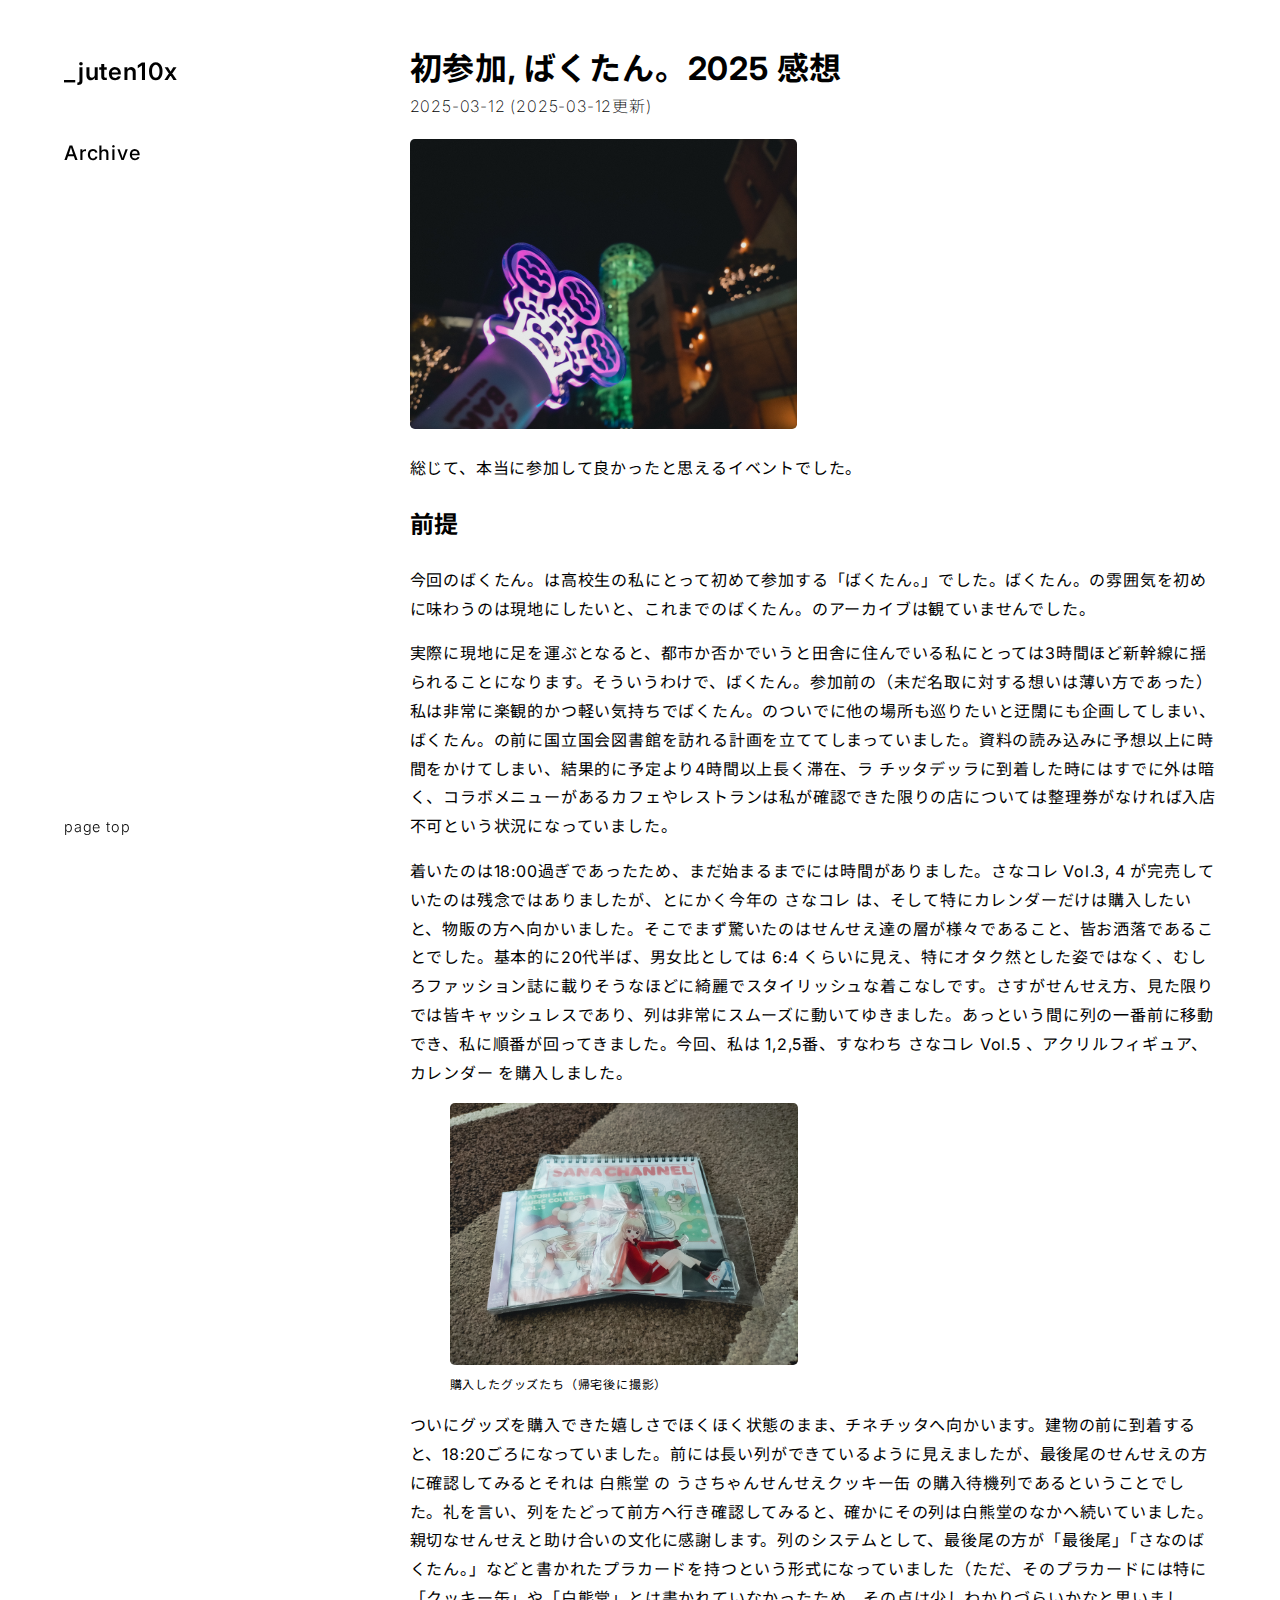
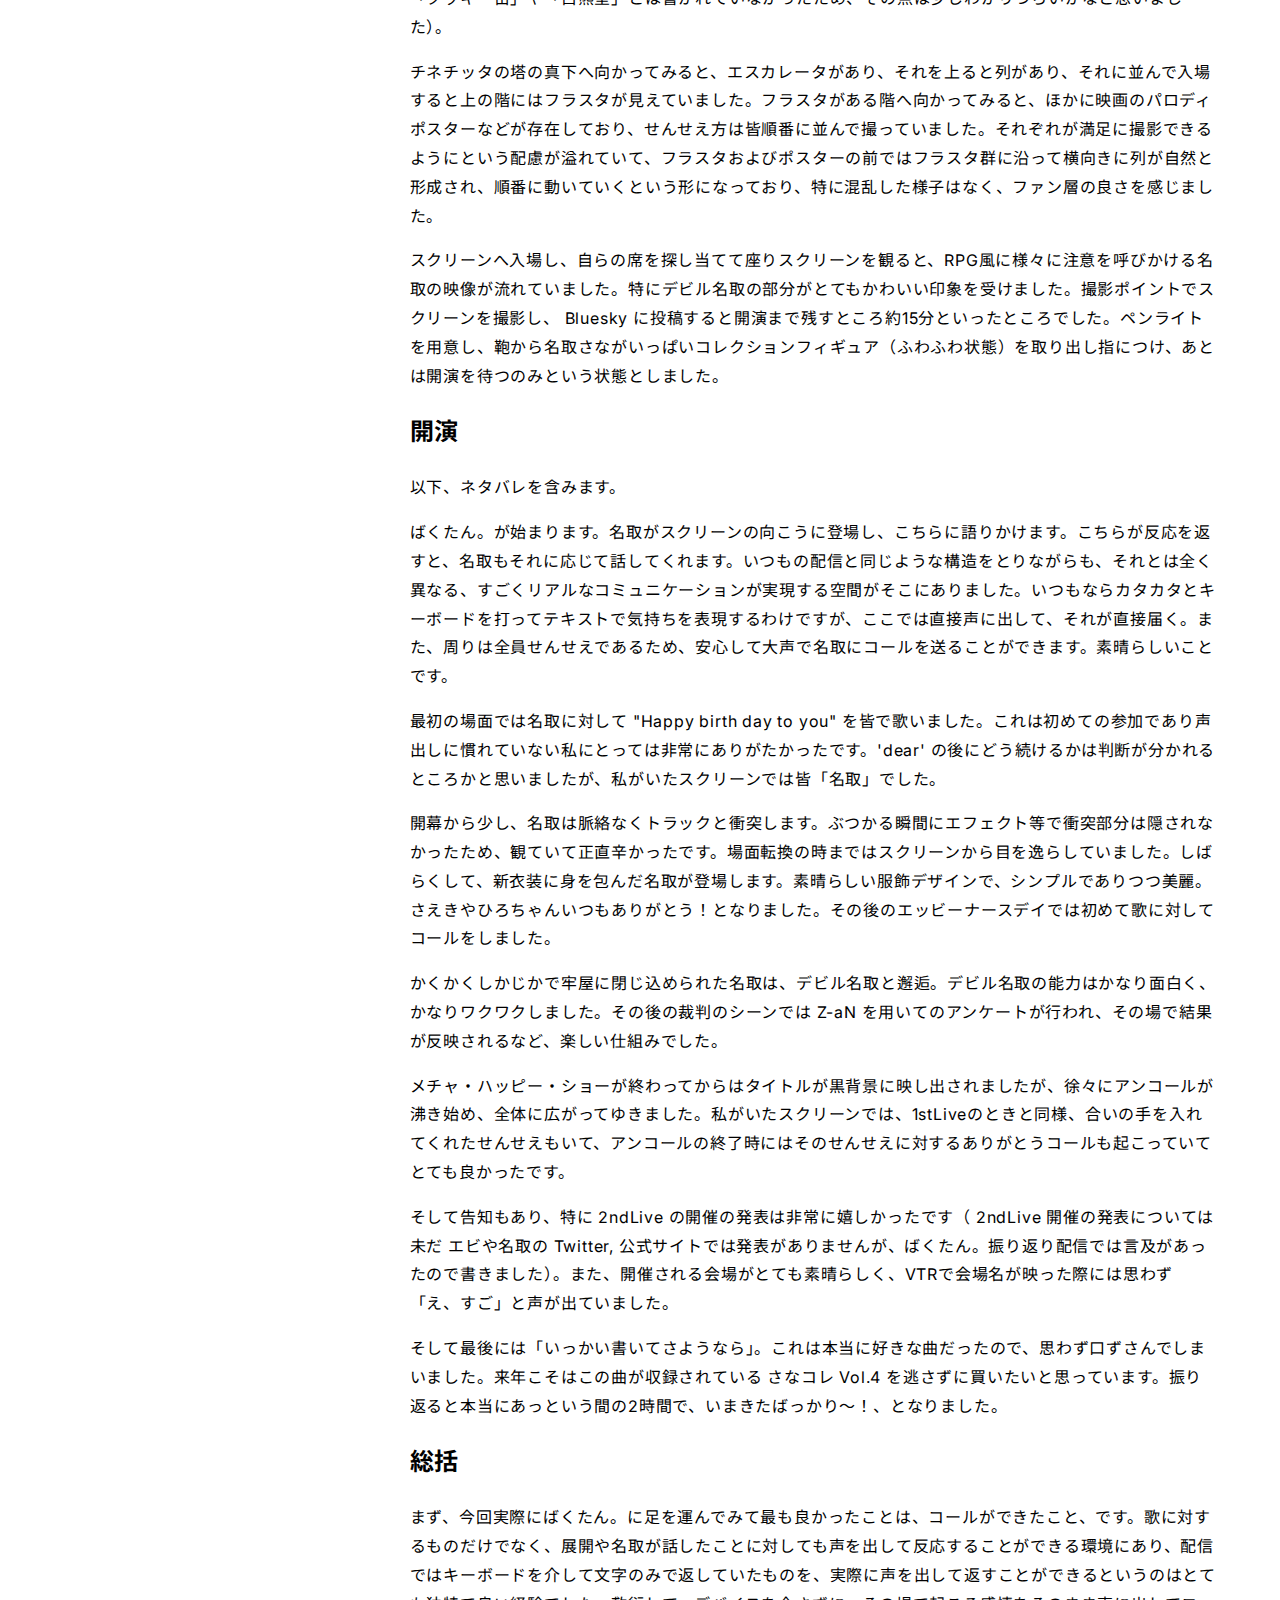
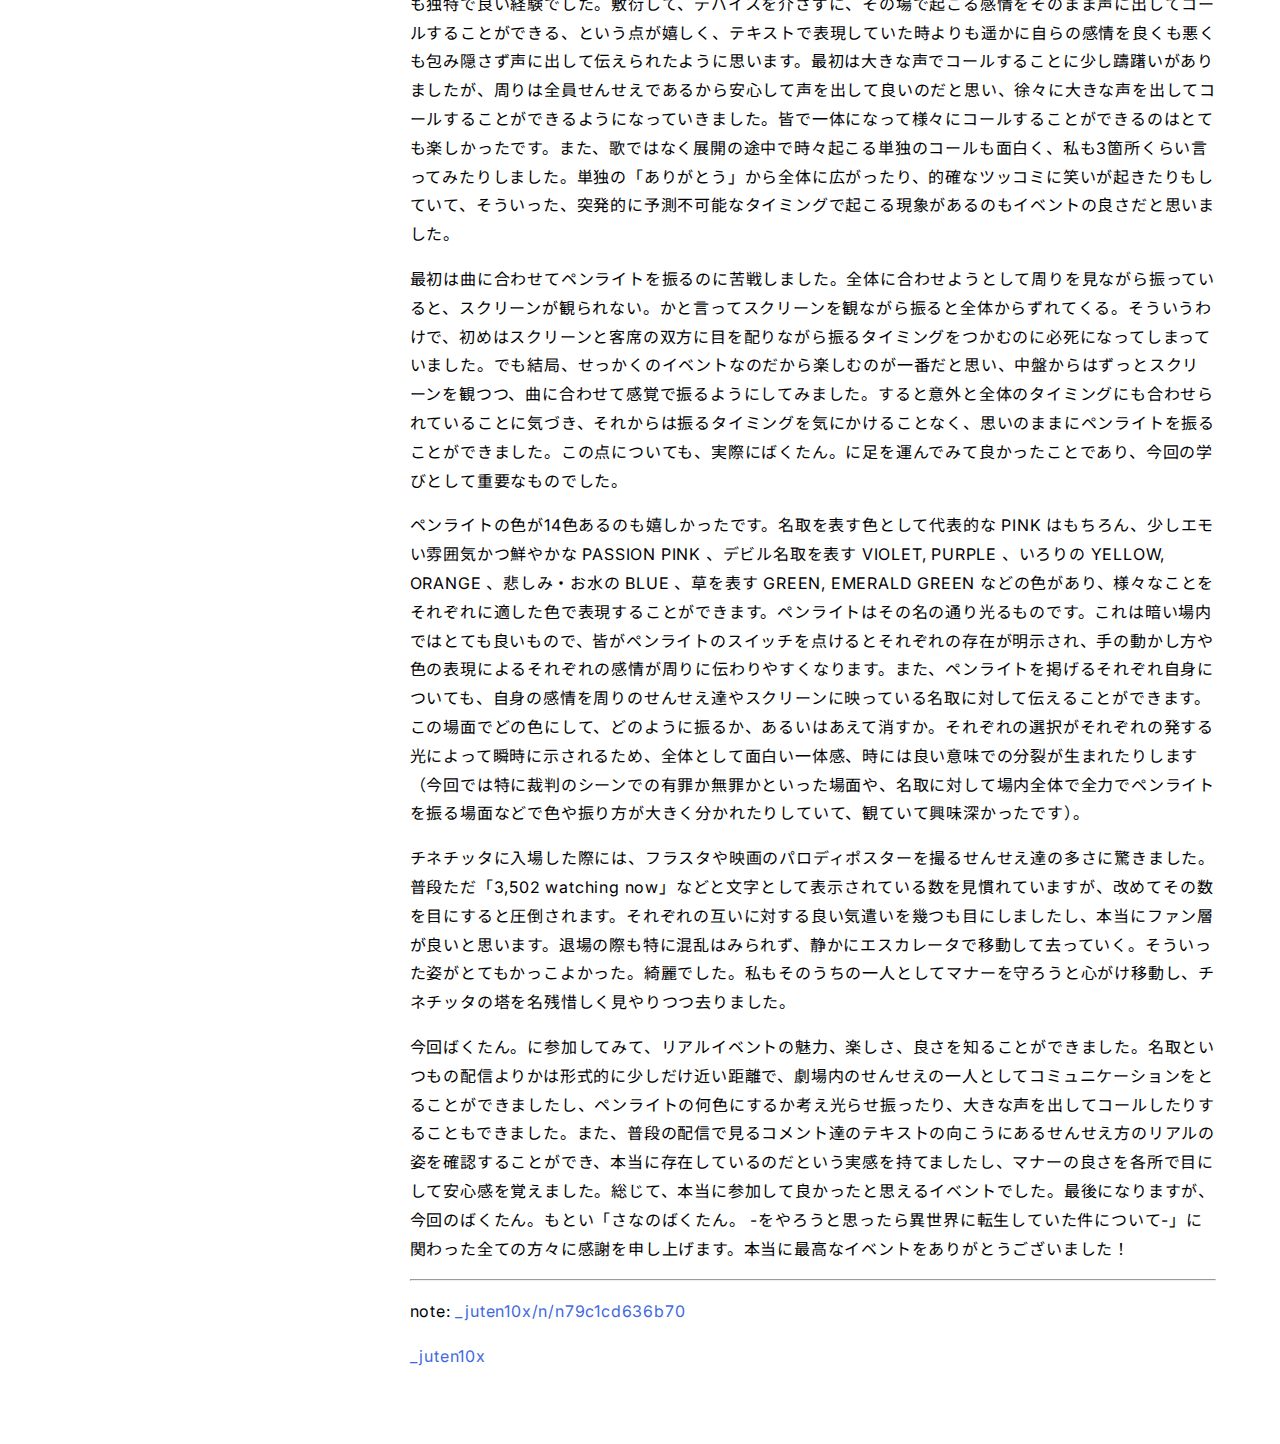
<file: archive/note.html>
<!DOCTYPE html>
<html lang="ja">
<head>
<meta charset="UTF-8">
<meta name="viewport" content="width=device-width, initial-scale=1">
<meta name="author" content="_juten10x">
<link rel="icon" href="../assets/favicon.ico">
<link rel="stylesheet" href="../assets/style.css">
<title>初参加, ばくたん。2025 感想 | _juten10x</title>
</head>
<body>

<div id="menu">
  <div id="menu_t">
    <a class="mya" href="https://ujuten10x.github.io">_juten10x</a>
  </div>

  <div id="menu_m">
    <a class="mya" href="https://ujuten10x.github.io/archive">Archive</a><br>
  </div>
</div>
<div id="menu2">
  <a class="mya" href="#">page top</a>

  <br>
  <nav class="breadcrumbs">
    &nbsp;
  </nav>
</div>

<header id="menu_forPhone">
  <input type="checkbox" class="i-btn" id="i-btn">
  <label class="label-b" for="i-btn"></label>
  <span class="btn" id="btn">
  <span></span>
  <span></span>
  </span>

  <div id="forPhone_ju"><a class="mya" href="https://ujuten10x.github.io">_juten10x</a></div>

  <ul id="menu_list">
    <li><a class="mya" href="https://ujuten10x.github.io/archive">Archive</a></li>
  </ul>

  <span id="menu_board"></span>
</header>

<div id="main">
<h1 id="article_title"><a class="mya" href="">初参加, ばくたん。2025 感想</a><br><span id="article_date"><time datetime="2025-03-12">2025-03-12</time>&nbsp;(<time datetime="2025-03-12">2025-03-12</time>更新)</span></h1>

<img class="image3" src="./images/bakutan_2025.jpg" alt="緑色に光るチネチッタの塔が遠くに見え、手前にはピンク色に光らせたペンライトが塔の方を向いて映っている。">

<p>
総じて、本当に参加して良かったと思えるイベントでした。
</p>

<h2><a id="1" class="mya" href="#1">前提</a></h2>

<p>
今回のばくたん。は高校生の私にとって初めて参加する「ばくたん。」でした。ばくたん。の雰囲気を初めに味わうのは現地にしたいと、これまでのばくたん。のアーカイブは観ていませんでした。
</p>

<p>
実際に現地に足を運ぶとなると、都市か否かでいうと田舎に住んでいる私にとっては3時間ほど新幹線に揺られることになります。そういうわけで、ばくたん。参加前の（未だ名取に対する想いは薄い方であった）私は非常に楽観的かつ軽い気持ちでばくたん。のついでに他の場所も巡りたいと迂闊にも企画してしまい、ばくたん。の前に国立国会図書館を訪れる計画を立ててしまっていました。資料の読み込みに予想以上に時間をかけてしまい、結果的に予定より4時間以上長く滞在、ラ チッタデッラに到着した時にはすでに外は暗く、コラボメニューがあるカフェやレストランは私が確認できた限りの店については整理券がなければ入店不可という状況になっていました。
</p>

<p>
着いたのは18:00過ぎであったため、まだ始まるまでには時間がありました。さなコレ Vol.3, 4 が完売していたのは残念ではありましたが、とにかく今年の さなコレ は、そして特にカレンダーだけは購入したいと、物販の方へ向かいました。そこでまず驚いたのはせんせえ達の層が様々であること、皆お洒落であることでした。基本的に20代半ば、男女比としては 6:4 くらいに見え、特にオタク然とした姿ではなく、むしろファッション誌に載りそうなほどに綺麗でスタイリッシュな着こなしです。さすがせんせえ方、見た限りでは皆キャッシュレスであり、列は非常にスムーズに動いてゆきました。あっという間に列の一番前に移動でき、私に順番が回ってきました。今回、私は 1,2,5番、すなわち さなコレ Vol.5 、アクリルフィギュア、カレンダー を購入しました。
</p>

<figure>
  <img class="image3" src="./images/bakutan_2025_.jpg" alt="購入した3つのグッズが敷物の上に置かれた状態で映っている。">
  <figcaption>購入したグッズたち（帰宅後に撮影）</figcaption>
</figure>

<p>
ついにグッズを購入できた嬉しさでほくほく状態のまま、チネチッタへ向かいます。建物の前に到着すると、18:20ごろになっていました。前には長い列ができているように見えましたが、最後尾のせんせえの方に確認してみるとそれは 白熊堂 の うさちゃんせんせえクッキー缶 の購入待機列であるということでした。礼を言い、列をたどって前方へ行き確認してみると、確かにその列は白熊堂のなかへ続いていました。親切なせんせえと助け合いの文化に感謝します。列のシステムとして、最後尾の方が「最後尾」「さなのばくたん。」などと書かれたプラカードを持つという形式になっていました（ただ、そのプラカードには特に「クッキー缶」や「白熊堂」とは書かれていなかったため、その点は少しわかりづらいかなと思いました）。
</p>

<p>
チネチッタの塔の真下へ向かってみると、エスカレータがあり、それを上ると列があり、それに並んで入場すると上の階にはフラスタが見えていました。フラスタがある階へ向かってみると、ほかに映画のパロディポスターなどが存在しており、せんせえ方は皆順番に並んで撮っていました。それぞれが満足に撮影できるようにという配慮が溢れていて、フラスタおよびポスターの前ではフラスタ群に沿って横向きに列が自然と形成され、順番に動いていくという形になっており、特に混乱した様子はなく、ファン層の良さを感じました。
</p>

<p>
スクリーンへ入場し、自らの席を探し当てて座りスクリーンを観ると、RPG風に様々に注意を呼びかける名取の映像が流れていました。特にデビル名取の部分がとてもかわいい印象を受けました。撮影ポイントでスクリーンを撮影し、 Bluesky に投稿すると開演まで残すところ約15分といったところでした。ペンライトを用意し、鞄から名取さながいっぱいコレクションフィギュア（ふわふわ状態）を取り出し指につけ、あとは開演を待つのみという状態としました。
</p>

<h2><a id="2" class="mya" href="#2">開演</a></h2>

<p>
以下、ネタバレを含みます。
</p>

<p>
ばくたん。が始まります。名取がスクリーンの向こうに登場し、こちらに語りかけます。こちらが反応を返すと、名取もそれに応じて話してくれます。いつもの配信と同じような構造をとりながらも、それとは全く異なる、すごくリアルなコミュニケーションが実現する空間がそこにありました。いつもならカタカタとキーボードを打ってテキストで気持ちを表現するわけですが、ここでは直接声に出して、それが直接届く。また、周りは全員せんせえであるため、安心して大声で名取にコールを送ることができます。素晴らしいことです。
</p>

<p>
最初の場面では名取に対して "Happy birth day to you" を皆で歌いました。これは初めての参加であり声出しに慣れていない私にとっては非常にありがたかったです。'dear' の後にどう続けるかは判断が分かれるところかと思いましたが、私がいたスクリーンでは皆「名取」でした。
</p>

<p>
開幕から少し、名取は脈絡なくトラックと衝突します。ぶつかる瞬間にエフェクト等で衝突部分は隠されなかったため、観ていて正直辛かったです。場面転換の時まではスクリーンから目を逸らしていました。しばらくして、新衣装に身を包んだ名取が登場します。素晴らしい服飾デザインで、シンプルでありつつ美麗。さえきやひろちゃんいつもありがとう！となりました。その後のエッビーナースデイでは初めて歌に対してコールをしました。
</p>

<p>
かくかくしかじかで牢屋に閉じ込められた名取は、デビル名取と邂逅。デビル名取の能力はかなり面白く、かなりワクワクしました。その後の裁判のシーンでは Z-aN を用いてのアンケートが行われ、その場で結果が反映されるなど、楽しい仕組みでした。
</p>

<p>
メチャ・ハッピー・ショーが終わってからはタイトルが黒背景に映し出されましたが、徐々にアンコールが沸き始め、全体に広がってゆきました。私がいたスクリーンでは、1stLiveのときと同様、合いの手を入れてくれたせんせえもいて、アンコールの終了時にはそのせんせえに対するありがとうコールも起こっていてとても良かったです。
</p>

<p>
そして告知もあり、特に 2ndLive の開催の発表は非常に嬉しかったです（ 2ndLive 開催の発表については未だ エビや名取の Twitter, 公式サイトでは発表がありませんが、ばくたん。振り返り配信では言及があったので書きました）。また、開催される会場がとても素晴らしく、VTRで会場名が映った際には思わず「え、すご」と声が出ていました。
</p>

<p>
そして最後には「いっかい書いてさようなら」。これは本当に好きな曲だったので、思わず口ずさんでしまいました。来年こそはこの曲が収録されている さなコレ Vol.4 を逃さずに買いたいと思っています。振り返ると本当にあっという間の2時間で、いまきたばっかり～！、となりました。
</p>

<h2><a id="3" class="mya" href="#3">総括</a></h2>

<p>
まず、今回実際にばくたん。に足を運んでみて最も良かったことは、コールができたこと、です。歌に対するものだけでなく、展開や名取が話したことに対しても声を出して反応することができる環境にあり、配信ではキーボードを介して文字のみで返していたものを、実際に声を出して返すことができるというのはとても独特で良い経験でした。敷衍して、デバイスを介さずに、その場で起こる感情をそのまま声に出してコールすることができる、という点が嬉しく、テキストで表現していた時よりも遥かに自らの感情を良くも悪くも包み隠さず声に出して伝えられたように思います。最初は大きな声でコールすることに少し躊躇いがありましたが、周りは全員せんせえであるから安心して声を出して良いのだと思い、徐々に大きな声を出してコールすることができるようになっていきました。皆で一体になって様々にコールすることができるのはとても楽しかったです。また、歌ではなく展開の途中で時々起こる単独のコールも面白く、私も3箇所くらい言ってみたりしました。単独の「ありがとう」から全体に広がったり、的確なツッコミに笑いが起きたりもしていて、そういった、突発的に予測不可能なタイミングで起こる現象があるのもイベントの良さだと思いました。
</p>

<p>
最初は曲に合わせてペンライトを振るのに苦戦しました。全体に合わせようとして周りを見ながら振っていると、スクリーンが観られない。かと言ってスクリーンを観ながら振ると全体からずれてくる。そういうわけで、初めはスクリーンと客席の双方に目を配りながら振るタイミングをつかむのに必死になってしまっていました。でも結局、せっかくのイベントなのだから楽しむのが一番だと思い、中盤からはずっとスクリーンを観つつ、曲に合わせて感覚で振るようにしてみました。すると意外と全体のタイミングにも合わせられていることに気づき、それからは振るタイミングを気にかけることなく、思いのままにペンライトを振ることができました。この点についても、実際にばくたん。に足を運んでみて良かったことであり、今回の学びとして重要なものでした。
</p>

<p>
ペンライトの色が14色あるのも嬉しかったです。名取を表す色として代表的な PINK はもちろん、少しエモい雰囲気かつ鮮やかな PASSION PINK 、デビル名取を表す VIOLET, PURPLE 、いろりの YELLOW, ORANGE 、悲しみ・お水の BLUE 、草を表す GREEN, EMERALD GREEN などの色があり、様々なことをそれぞれに適した色で表現することができます。ペンライトはその名の通り光るものです。これは暗い場内ではとても良いもので、皆がペンライトのスイッチを点けるとそれぞれの存在が明示され、手の動かし方や色の表現によるそれぞれの感情が周りに伝わりやすくなります。また、ペンライトを掲げるそれぞれ自身についても、自身の感情を周りのせんせえ達やスクリーンに映っている名取に対して伝えることができます。この場面でどの色にして、どのように振るか、あるいはあえて消すか。それぞれの選択がそれぞれの発する光によって瞬時に示されるため、全体として面白い一体感、時には良い意味での分裂が生まれたりします（今回では特に裁判のシーンでの有罪か無罪かといった場面や、名取に対して場内全体で全力でペンライトを振る場面などで色や振り方が大きく分かれたりしていて、観ていて興味深かったです）。
</p>

<p>
チネチッタに入場した際には、フラスタや映画のパロディポスターを撮るせんせえ達の多さに驚きました。普段ただ「3,502 watching now」などと文字として表示されている数を見慣れていますが、改めてその数を目にすると圧倒されます。それぞれの互いに対する良い気遣いを幾つも目にしましたし、本当にファン層が良いと思います。退場の際も特に混乱はみられず、静かにエスカレータで移動して去っていく。そういった姿がとてもかっこよかった。綺麗でした。私もそのうちの一人としてマナーを守ろうと心がけ移動し、チネチッタの塔を名残惜しく見やりつつ去りました。
</p>

<p>
今回ばくたん。に参加してみて、リアルイベントの魅力、楽しさ、良さを知ることができました。名取といつもの配信よりかは形式的に少しだけ近い距離で、劇場内のせんせえの一人としてコミュニケーションをとることができましたし、ペンライトの何色にするか考え光らせ振ったり、大きな声を出してコールしたりすることもできました。また、普段の配信で見るコメント達のテキストの向こうにあるせんせえ方のリアルの姿を確認することができ、本当に存在しているのだという実感を持てましたし、マナーの良さを各所で目にして安心感を覚えました。総じて、本当に参加して良かったと思えるイベントでした。最後になりますが、今回のばくたん。もとい「さなのばくたん。 -をやろうと思ったら異世界に転生していた件について-」に関わった全ての方々に感謝を申し上げます。本当に最高なイベントをありがとうございました！
</p>

<hr>

<p>
note: <a href="https://note.com/_juten10x/n/n79c1cd636b70">_juten10x/n/n79c1cd636b70</a>
</p>

<p>
<a href="https://ujuten10x.github.io/">_juten10x</a>
</p>
</div>

</script>
</body>
</html>
</file>
<file: assets/style.css>
@import url('https://fonts.googleapis.com/css2?family=Inconsolata:wght@200..900&family=Inter:ital,opsz,wght@0,14..32,100..900;1,14..32,100..900&family=Noto+Sans+JP:wght@100..900&display=swap');
:root {
  --b-color: white;
  --link-color: royalblue;
}
a {
  color: var(--link-color);
  text-decoration: none;
}
a:hover {
  text-decoration: underline;
}
a.mya {
  color: black; 
  transition: all .3s ease-in-out;
  text-decoration: none;
}
a.mya:hover {
  color: var(--link-color);
}
img {
  border-radius: .3rem;
}
figcaption {
  font-size: 12px;
}
details {
  margin-bottom: 16px;
}
code {
  font-family: 'Inconsolata', 'Noto Sans JP';
  font-weight: 500;
  line-height: 1.4;
  border: solid lightgray 1px;
  border-radius: .3rem;
}
button.hoge {
  font-weight: bold;
  padding: 0.5em 1em;
  background-color: #EEE;
  border-radius: 0.7em;
}
#menu_t {
  font-size: 24px;
  font-weight: 600;
}
#menu_m {
  margin-top: 48px;
  font-size: 20px;
  font-weight: 500;
}
#article_title {
  line-height: 1.0;
}
#article_date {
  font-size: 16px;
  font-weight: 200;
}

@media (min-width: 768px) {
  html {
    scroll-padding-top: 15px;
  }
  body {
    margin: 2.5% 5% 5% 5%;
    font-family: 'Inter', 'Noto Sans JP', sans-serif;
    letter-spacing: 0.05em;
    line-height: 1.8;
    color: var(--font-color);
    background-color: var(--b-color);
  }
  #menu {
    float: left;
    width: 20%;
    line-height: 1.5;
    user-select: none;
    position: fixed;
    top: 54px;
  }
  #menu2 {
    float: left;
    width: 20%;
    font-size: 90%;
    font-weight: 300;
    line-height: 1.6;
    user-select: none;
    position: fixed;
    bottom: 39px;
  }
  #main {
    float: right;
    width: 70%;
    margin-bottom: 5%;
  }
  .image1 {
    width: 100%;
  }
  .image2 {
    width: 512px;
  }
  .image3 {
    width: 48%;
  }
  #breadcrumbs {
    font-weight: 300;
  }
  #menu_forPhone {
    display: none;
  }
  #article_title2 {
    line-height: 1.0;
  }
}
@media (max-width: 768px) {
  html {
    scroll-padding-top: 65px;
  }
  body {
    margin: 0% 5% 5% 5%;
    font-family: 'Inter', 'Noto Sans JP', sans-serif;
    letter-spacing: 0.05em;
    line-height: 1.8;
    color: var(--font-color);
    background-color: var(--b-color);
  }
  figure {
    margin: 0;
  }
  h2 {
    line-height: 1.4;
  }
  .image1 {
    width: 100%;
  }
  .image2 {
    width: 100%;
  }
  .image3 {
    width: 100%;
  }
  #menu, #menu2 {
    display: none;
  }
  #main {
    margin: 14% 0 0 0;
  }
  #menu_forPhone {
    user-select: none;
    padding: 20px;
    -webkit-tap-highlight-color: transparent;
  }
  #forPhone_ju {
    position: fixed;
    top: 10px;
    left: 5%;
    font-size: 16px;
    font-weight: 500;
    z-index: 1;
  }
  #menu_list {
    list-style: none;
    position: fixed;
    top: 25px;
    left: 0;
    opacity: 0;
    z-index: 1;
    transform: scale(1, 0);
    transform-origin: top;
    transition: all .3s ease;
    font-size: 28px;
    font-weight: 300;
    line-height: 1.4;
  }
  #pagetop {
    font-size: 70%;
  }
  #breadcrumbs {
    font-size: 70%;
    line-height: 2.4;
  }
  #menu_board,
  #menu_board2 {
    position: fixed;
    top: -5px;
    left: -5%;
    width: 110%;
    height: 55px;
    background-color: white;
    border: solid black 1.5px;
    transform-origin: center;
    transition: all .3s ease;
  }
  .label-b {
    position: fixed;
    top: 0;
    right: 0;
    width: 70px;
    height: 50px;
    cursor: pointer;
    z-index: 2;
  }
  .btn {
    position: fixed;
    top: 18px;
    right: 5%;
    width: 25px;
    height: 14px;
    z-index: 1;
  }
  .btn span {
    position: absolute;
    left: 0;
    width: 100%;
    height: 2px;
    transition: all .3s ease;
    background-color: black;
  }
  .btn span:nth-of-type(1) {
    top: 0;
  }
  .btn span:nth-of-type(2) {
    bottom: 0;
  }

  .i-btn:checked ~ #btn span {
    background-color: royalblue;
  }
  .i-btn:checked ~ #btn span:nth-of-type(1) {
    transform: translate(0, 6px) rotate(-35deg);
  }
  .i-btn:checked ~ #btn span:nth-of-type(2) {
    transform: translate(0, -6px) rotate(35deg);
  }
  .i-btn:checked ~ #menu_board {
    border: solid royalblue 1.5px;
    height: 110px;
  }
  .i-btn:checked ~ #menu_list {
    opacity: 1;
    transform: scale(1, 1);
  }
  .i-btn {
    display: none;
  }
  #article_title2 {
    line-height: 1.0;
    font-size: 24px;
  }
}
</file>
